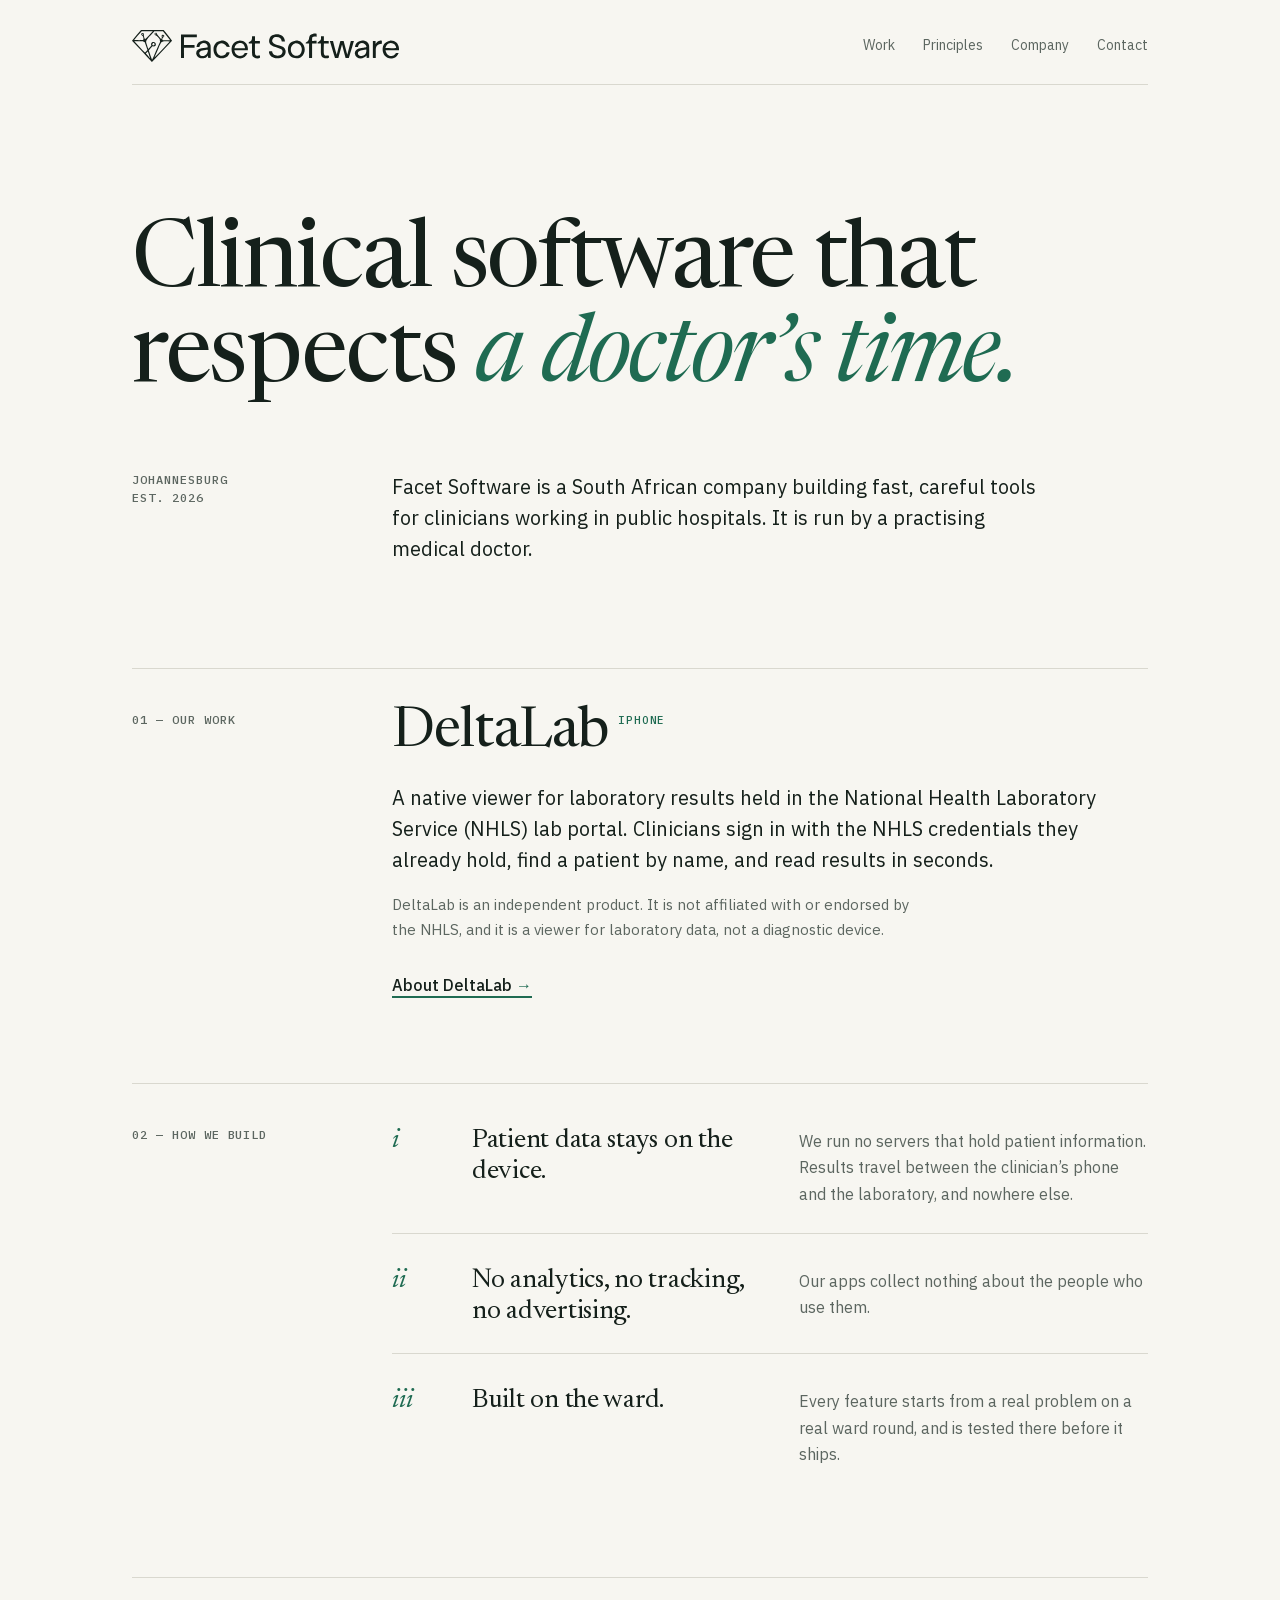
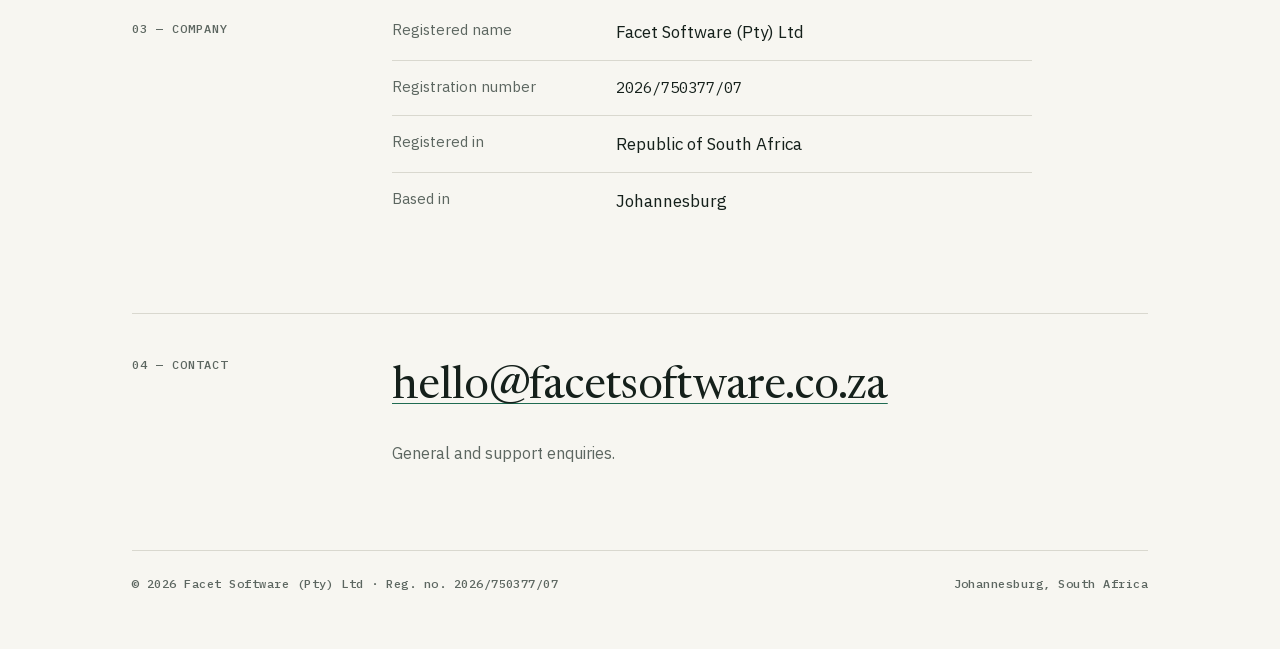
<file: index.html>
<!doctype html>
<html lang="en">
<head>
  <meta charset="utf-8">
  <meta name="viewport" content="width=device-width, initial-scale=1">
  <title>Facet Software</title>
  <meta name="description" content="Facet Software (Pty) Ltd is a South African software company building clinical tools for hospital doctors. Maker of DeltaLab.">
  <link rel="canonical" href="https://facetsoftware.co.za/">
  <meta property="og:title" content="Facet Software">
  <meta property="og:description" content="Clinical software for hospital doctors. Maker of DeltaLab.">
  <meta property="og:url" content="https://facetsoftware.co.za/">
  <meta property="og:type" content="website">
  <meta property="og:image" content="https://facetsoftware.co.za/img/og-company.png">
  <meta property="og:image:width" content="1200">
  <meta property="og:image:height" content="630">
  <meta property="og:image:alt" content="Facet Software — clinical software that respects a doctor’s time.">
  <meta property="og:site_name" content="Facet Software">
  <meta name="twitter:card" content="summary_large_image">
  <meta name="theme-color" content="#F7F6F1" media="(prefers-color-scheme: light)">
  <meta name="theme-color" content="#101512" media="(prefers-color-scheme: dark)">
  <link rel="icon" href="/favicon.svg" type="image/svg+xml">
  <link rel="apple-touch-icon" href="/apple-touch-icon.png">
  <link rel="preload" href="/fonts/newsreader-roman-var.woff2" as="font" type="font/woff2" crossorigin>
  <link rel="preload" href="/fonts/plex-sans-var.woff2" as="font" type="font/woff2" crossorigin>
  <link rel="stylesheet" href="/site.css">
</head>
<body>
  <div class="page">
    <header>
      <a class="wordmark" href="/"><img src="/img/facet-logo.svg" width="267" height="32" alt="Facet Software"></a>
      <nav aria-label="Sections">
        <a href="#work">Work</a>
        <a href="#principles">Principles</a>
        <a href="#company">Company</a>
        <a href="#contact">Contact</a>
      </nav>
    </header>

    <main>
      <div class="hero">
        <h1>Clinical software that respects <em>a doctor’s time.</em></h1>
        <div class="hero-foot">
          <div class="mono">Johannesburg<br>Est. 2026</div>
          <p class="lede">Facet Software is a South African company building fast, careful tools for clinicians working in public hospitals. It is run by a practising medical doctor.</p>
        </div>
      </div>

      <section class="row" id="work" aria-labelledby="work-h">
        <div class="mono">01 — Our work</div>
        <div class="prose">
          <h2 id="work-h"><a href="/deltalab/" style="text-decoration: none">DeltaLab</a><sup>iPhone</sup></h2>
          <p class="big">A native viewer for laboratory results held in the National Health Laboratory Service (NHLS) lab portal. Clinicians sign in with the NHLS credentials they already hold, find a patient by name, and read results in seconds.</p>
          <p class="small">DeltaLab is an independent product. It is not affiliated with or endorsed by the NHLS, and it is a viewer for laboratory data, not a diagnostic device.</p>
          <div class="textlinks">
            <a class="arrow" href="/deltalab/">About DeltaLab</a>
          </div>
        </div>
      </section>

      <section class="row" id="principles" aria-labelledby="principles-h">
        <div class="mono" id="principles-h">02 — How we build</div>
        <ol class="principles">
          <li><span class="n">i</span><strong>Patient data stays on the device.</strong><span class="d">We run no servers that hold patient information. Results travel between the clinician’s phone and the laboratory, and nowhere else.</span></li>
          <li><span class="n">ii</span><strong>No analytics, no tracking, no advertising.</strong><span class="d">Our apps collect nothing about the people who use them.</span></li>
          <li><span class="n">iii</span><strong>Built on the ward.</strong><span class="d">Every feature starts from a real problem on a real ward round, and is tested there before it ships.</span></li>
        </ol>
      </section>

      <section class="row" id="company" aria-labelledby="company-h">
        <div class="mono" id="company-h">03 — Company</div>
        <dl class="facts">
          <div><dt>Registered name</dt><dd>Facet Software (Pty) Ltd</dd></div>
          <div><dt>Registration number</dt><dd class="num">2026/750377/07</dd></div>
          <div><dt>Registered in</dt><dd>Republic of South Africa</dd></div>
          <div><dt>Based in</dt><dd>Johannesburg</dd></div>
        </dl>
      </section>

      <section class="row contact" id="contact" aria-labelledby="contact-h">
        <div class="mono" id="contact-h">04 — Contact</div>
        <div>
          <a class="email" href="mailto:hello@facetsoftware.co.za">hello@facetsoftware.co.za</a>
          <p>General and support enquiries.</p>
        </div>
      </section>
    </main>

    <footer>
      <span class="mono">© 2026 Facet Software (Pty) Ltd · Reg. no. 2026/750377/07</span>
      <span class="mono">Johannesburg, South Africa</span>
    </footer>
  </div>
</body>
</html>
</file>
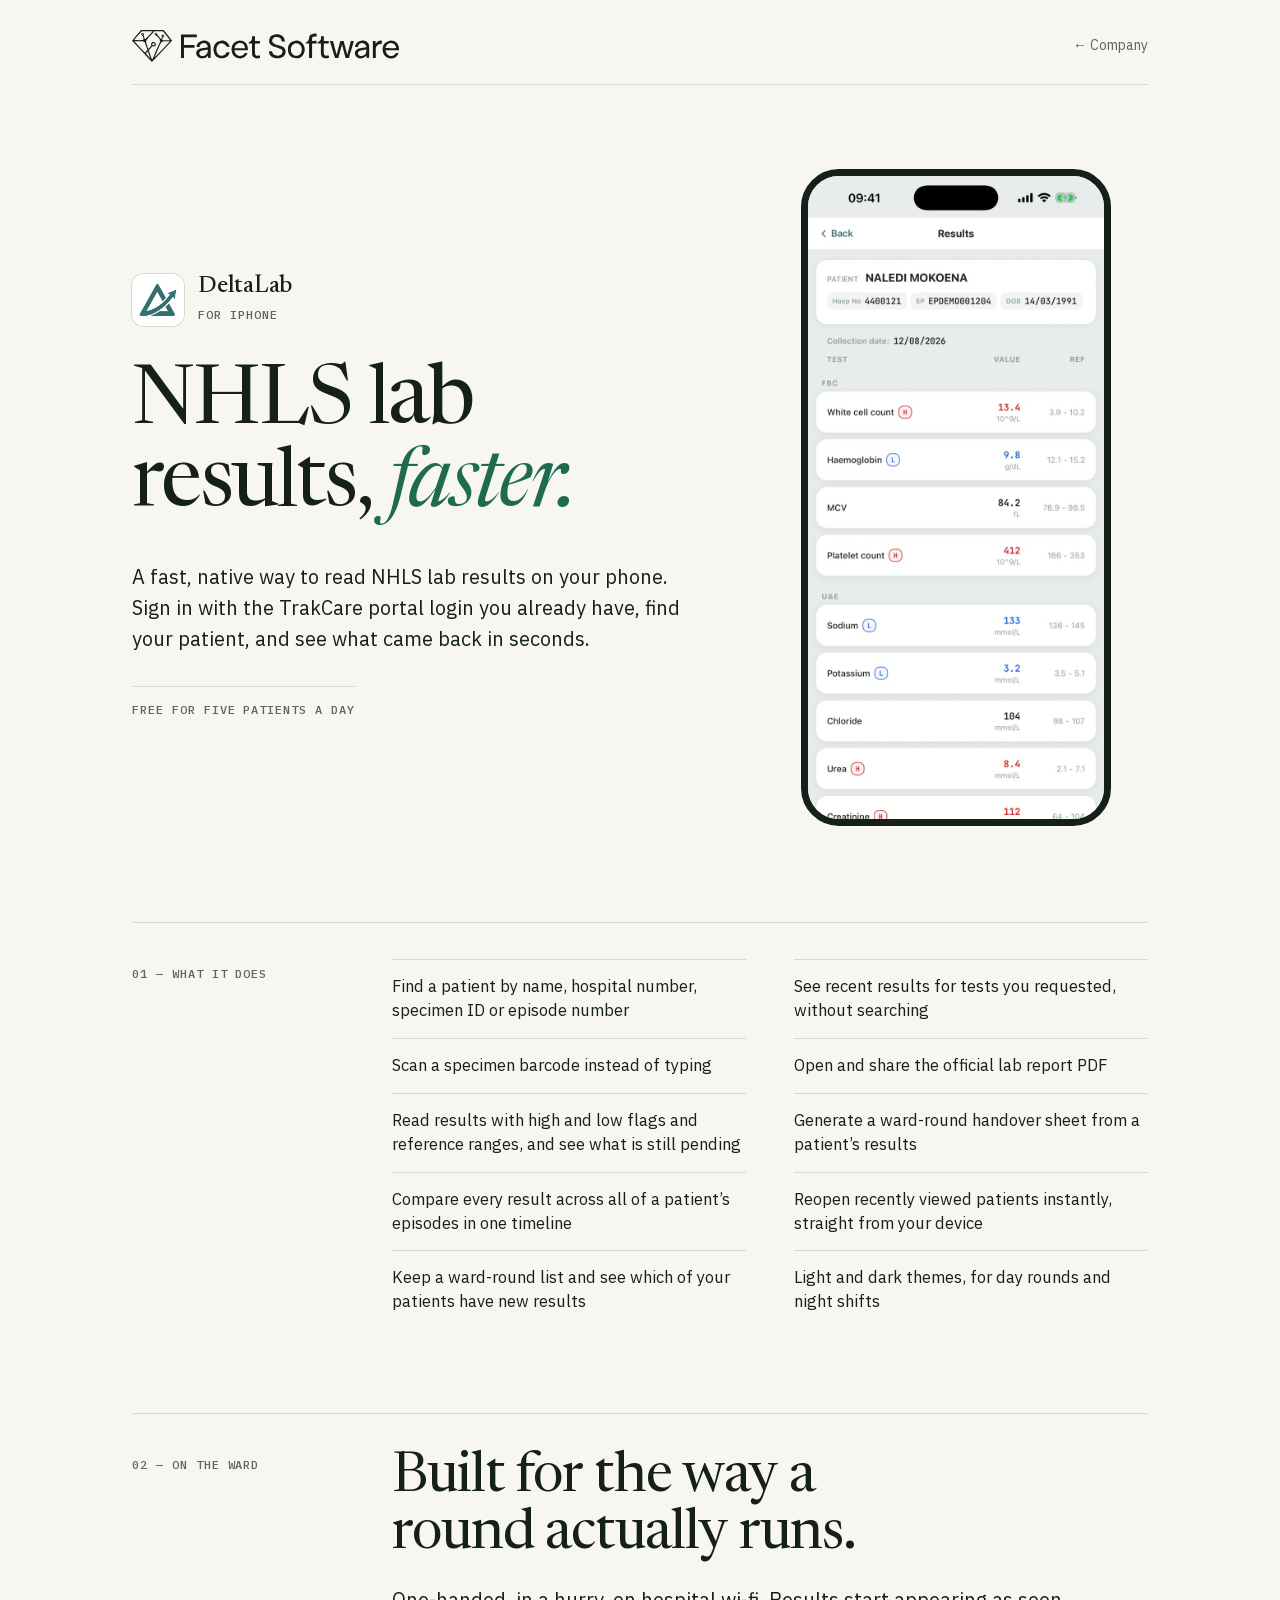
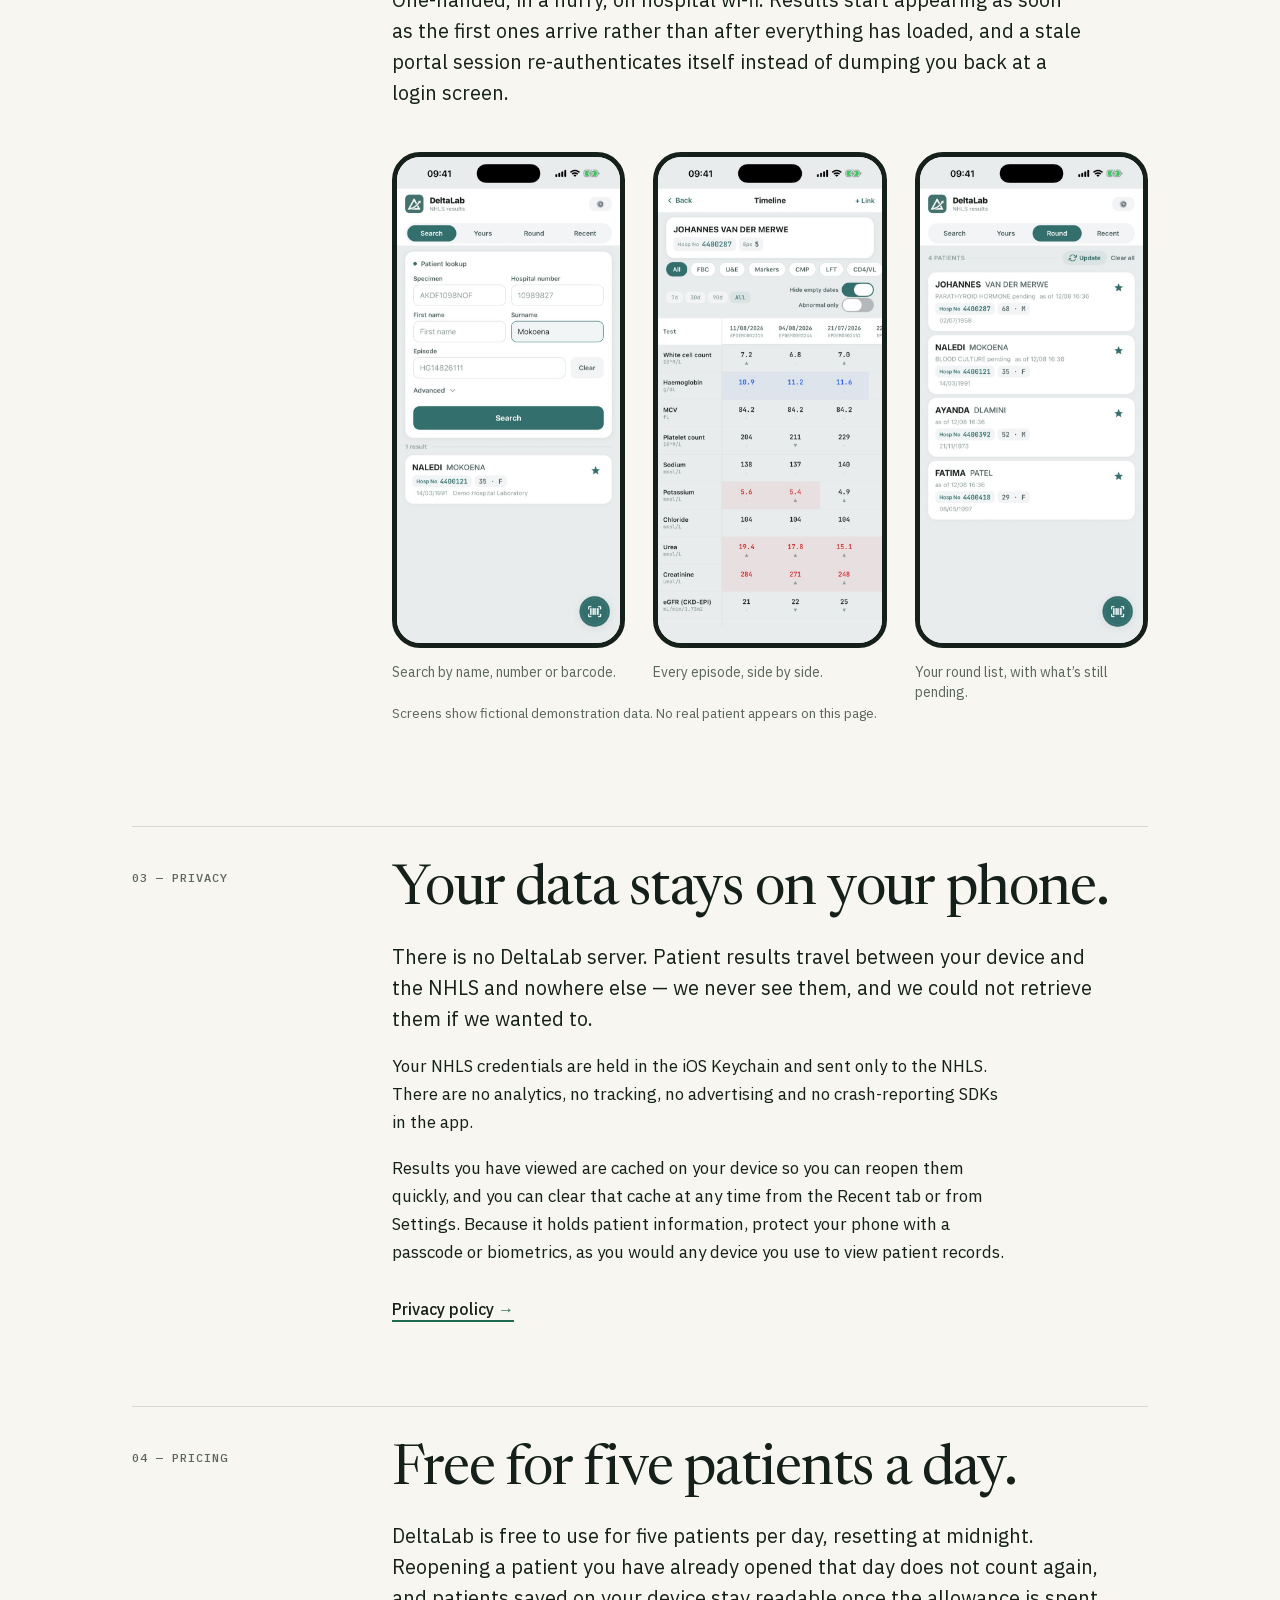
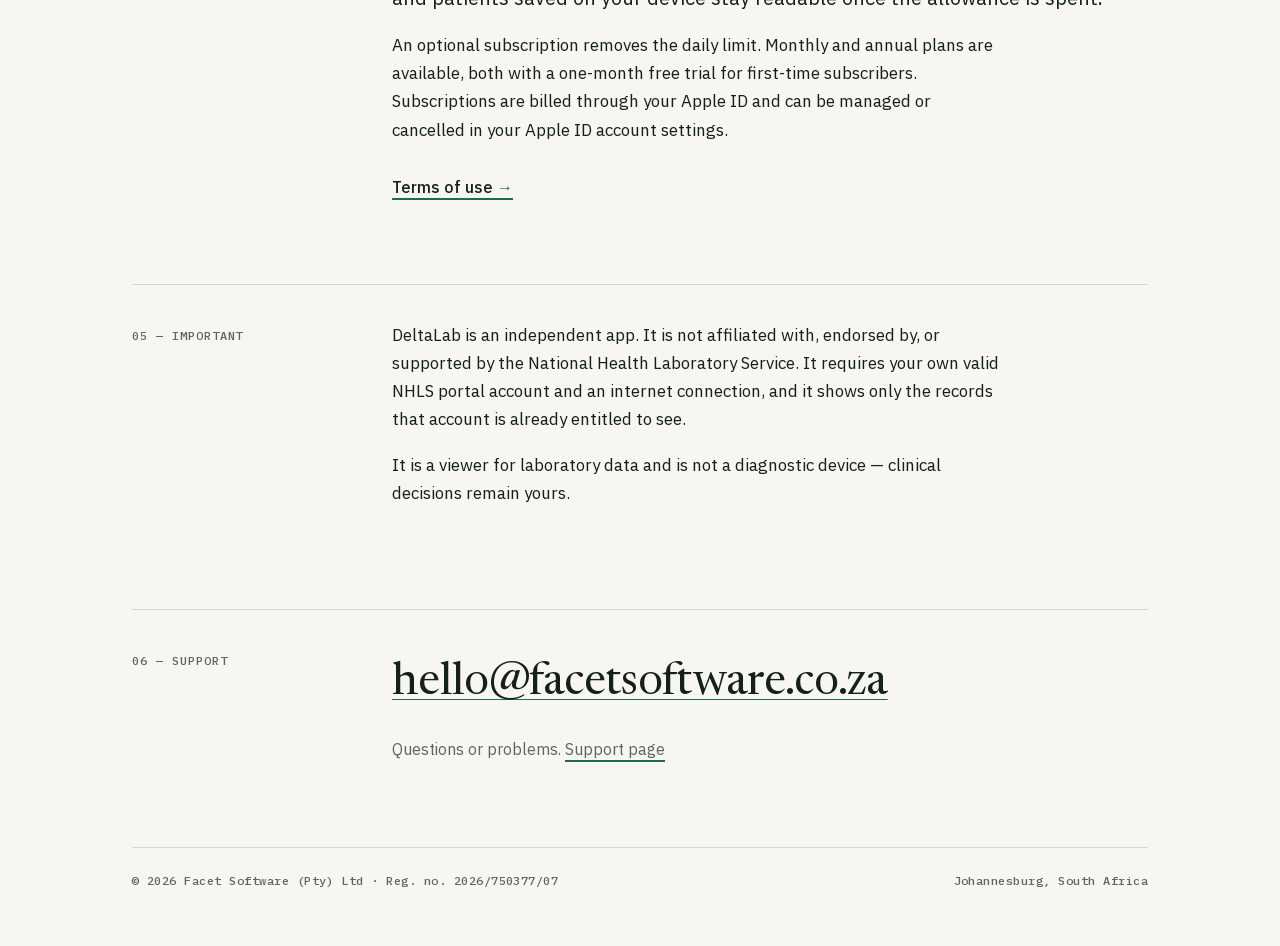
<file: deltalab/index.html>
<!doctype html>
<html lang="en">
<head>
  <meta charset="utf-8">
  <meta name="viewport" content="width=device-width, initial-scale=1">
  <title>DeltaLab — Facet Software</title>
  <meta name="description" content="DeltaLab is a fast, native way for clinicians to read NHLS lab results on iPhone, using the portal login they already have. Made by Facet Software.">
  <link rel="canonical" href="https://facetsoftware.co.za/deltalab/">
  <meta property="og:title" content="DeltaLab — NHLS lab results, faster">
  <meta property="og:description" content="Search, open and compare NHLS lab results in seconds, on your phone, using your own portal login.">
  <meta property="og:url" content="https://facetsoftware.co.za/deltalab/">
  <meta property="og:type" content="website">
  <meta property="og:image" content="https://facetsoftware.co.za/img/og-deltalab.png">
  <meta property="og:image:width" content="1200">
  <meta property="og:image:height" content="630">
  <meta property="og:image:alt" content="DeltaLab for iPhone — NHLS lab results, faster. A results screen with high and low values flagged.">
  <meta property="og:site_name" content="Facet Software">
  <meta name="twitter:card" content="summary_large_image">
  <meta name="theme-color" content="#F7F6F1" media="(prefers-color-scheme: light)">
  <meta name="theme-color" content="#101512" media="(prefers-color-scheme: dark)">
  <link rel="icon" href="/favicon.svg" type="image/svg+xml">
  <link rel="apple-touch-icon" href="/apple-touch-icon.png">
  <link rel="preload" href="/fonts/newsreader-roman-var.woff2" as="font" type="font/woff2" crossorigin>
  <link rel="preload" href="/fonts/plex-sans-var.woff2" as="font" type="font/woff2" crossorigin>
  <link rel="stylesheet" href="/site.css">
</head>
<body>
  <div class="page">
    <header>
      <a class="wordmark" href="/"><img src="/img/facet-logo.svg" width="267" height="32" alt="Facet Software"></a>
      <nav class="keep" aria-label="Site">
        <a class="back" href="/">Company</a>
      </nav>
    </header>

    <main>
      <div class="product-hero">
        <div>
          <div class="appline">
            <img src="/img/deltalab-icon.png" width="52" height="52" alt="">
            <div><strong>DeltaLab</strong><span class="mono">For iPhone</span></div>
          </div>
          <h1>NHLS lab results, <em>faster.</em></h1>
          <p class="lede">A fast, native way to read NHLS lab results on your phone. Sign in with the TrakCare portal login you already have, find your patient, and see what came back in seconds.</p>
          <span class="mono status">Free for five patients a day</span>
        </div>
        <figure class="device">
          <img src="/img/deltalab-results.jpg" width="720" height="1564" alt="DeltaLab results screen: a full blood count and U&amp;E with high and low values flagged in red and blue beside their reference ranges.">
        </figure>
      </div>

      <section class="row" aria-labelledby="does-h">
        <div class="mono" id="does-h">01 — What it does</div>
        <div>
          <ul class="features">
            <li>Find a patient by name, hospital number, specimen ID or episode number</li>
            <li>Scan a specimen barcode instead of typing</li>
            <li>Read results with high and low flags and reference ranges, and see what is still pending</li>
            <li>Compare every result across all of a patient’s episodes in one timeline</li>
            <li>Keep a ward-round list and see which of your patients have new results</li>
            <li>See recent results for tests you requested, without searching</li>
            <li>Open and share the official lab report PDF</li>
            <li>Generate a ward-round handover sheet from a patient’s results</li>
            <li>Reopen recently viewed patients instantly, straight from your device</li>
            <li>Light and dark themes, for day rounds and night shifts</li>
          </ul>
        </div>
      </section>

      <section class="row" aria-labelledby="ward-h">
        <div class="mono">02 — On the ward</div>
        <div class="prose">
          <h2 id="ward-h">Built for the way a round actually runs.</h2>
          <p class="big">One-handed, in a hurry, on hospital wi-fi. Results start appearing as soon as the first ones arrive rather than after everything has loaded, and a stale portal session re-authenticates itself instead of dumping you back at a login screen.</p>
          <div class="shots">
            <figure class="device">
              <img src="/img/deltalab-search.jpg" width="720" height="1564" loading="lazy" alt="DeltaLab search screen with fields for specimen, hospital number, name and episode, and one matching patient.">
              <figcaption>Search by name, number or barcode.</figcaption>
            </figure>
            <figure class="device">
              <img src="/img/deltalab-timeline.jpg" width="720" height="1564" loading="lazy" alt="DeltaLab timeline: a table of tests against collection dates, with abnormal values highlighted across episodes.">
              <figcaption>Every episode, side by side.</figcaption>
            </figure>
            <figure class="device">
              <img src="/img/deltalab-round.jpg" width="720" height="1564" loading="lazy" alt="DeltaLab round list: four patients, two showing tests still pending.">
              <figcaption>Your round list, with what’s still pending.</figcaption>
            </figure>
          </div>
          <p class="fine">Screens show fictional demonstration data. No real patient appears on this page.</p>
        </div>
      </section>

      <section class="row" aria-labelledby="privacy-h">
        <div class="mono">03 — Privacy</div>
        <div class="prose">
          <h2 id="privacy-h">Your data stays on your phone.</h2>
          <p class="big">There is no DeltaLab server. Patient results travel between your device and the NHLS and nowhere else — we never see them, and we could not retrieve them if we wanted to.</p>
          <p>Your NHLS credentials are held in the iOS Keychain and sent only to the NHLS. There are no analytics, no tracking, no advertising and no crash-reporting SDKs in the app.</p>
          <p>Results you have viewed are cached on your device so you can reopen them quickly, and you can clear that cache at any time from the Recent tab or from Settings. Because it holds patient information, protect your phone with a passcode or biometrics, as you would any device you use to view patient records.</p>
          <div class="textlinks">
            <a class="arrow" href="/deltalab/privacy/">Privacy policy</a>
          </div>
        </div>
      </section>

      <section class="row" aria-labelledby="price-h">
        <div class="mono">04 — Pricing</div>
        <div class="prose">
          <h2 id="price-h">Free for five patients a day.</h2>
          <p class="big">DeltaLab is free to use for five patients per day, resetting at midnight. Reopening a patient you have already opened that day does not count again, and patients saved on your device stay readable once the allowance is spent.</p>
          <p>An optional subscription removes the daily limit. Monthly and annual plans are available, both with a one-month free trial for first-time subscribers. Subscriptions are billed through your Apple ID and can be managed or cancelled in your Apple ID account settings.</p>
          <div class="textlinks">
            <a class="arrow" href="https://www.apple.com/legal/internet-services/itunes/dev/stdeula/">Terms of use</a>
          </div>
        </div>
      </section>

      <section class="row" aria-labelledby="important-h">
        <div class="mono" id="important-h">05 — Important</div>
        <div class="prose">
          <p>DeltaLab is an independent app. It is not affiliated with, endorsed by, or supported by the National Health Laboratory Service. It requires your own valid NHLS portal account and an internet connection, and it shows only the records that account is already entitled to see.</p>
          <p>It is a viewer for laboratory data and is not a diagnostic device — clinical decisions remain yours.</p>
        </div>
      </section>

      <section class="row contact" aria-labelledby="support-h">
        <div class="mono" id="support-h">06 — Support</div>
        <div>
          <a class="email" href="mailto:hello@facetsoftware.co.za">hello@facetsoftware.co.za</a>
          <p>Questions or problems. <a href="/deltalab/support/">Support page</a></p>
        </div>
      </section>
    </main>

    <footer>
      <span class="mono">© 2026 Facet Software (Pty) Ltd · Reg. no. 2026/750377/07</span>
      <span class="mono">Johannesburg, South Africa</span>
    </footer>
  </div>
</body>
</html>
</file>
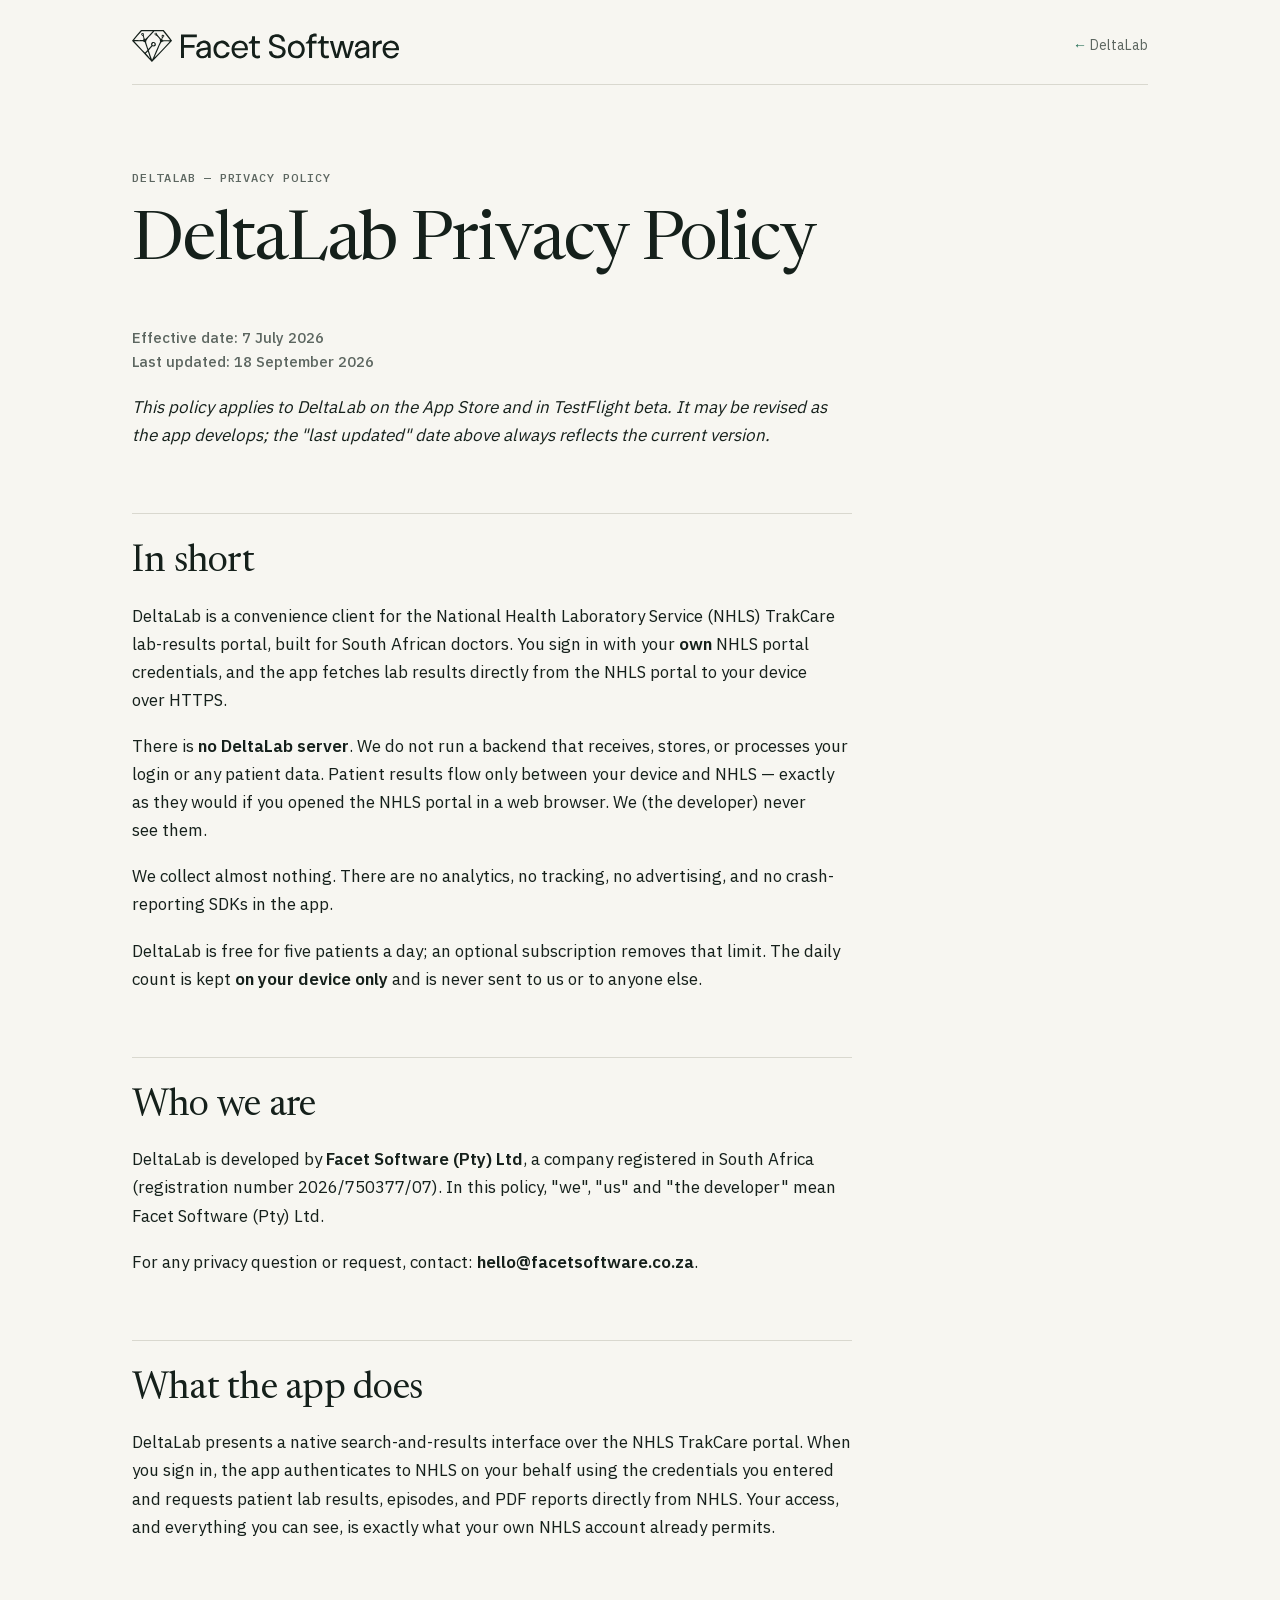
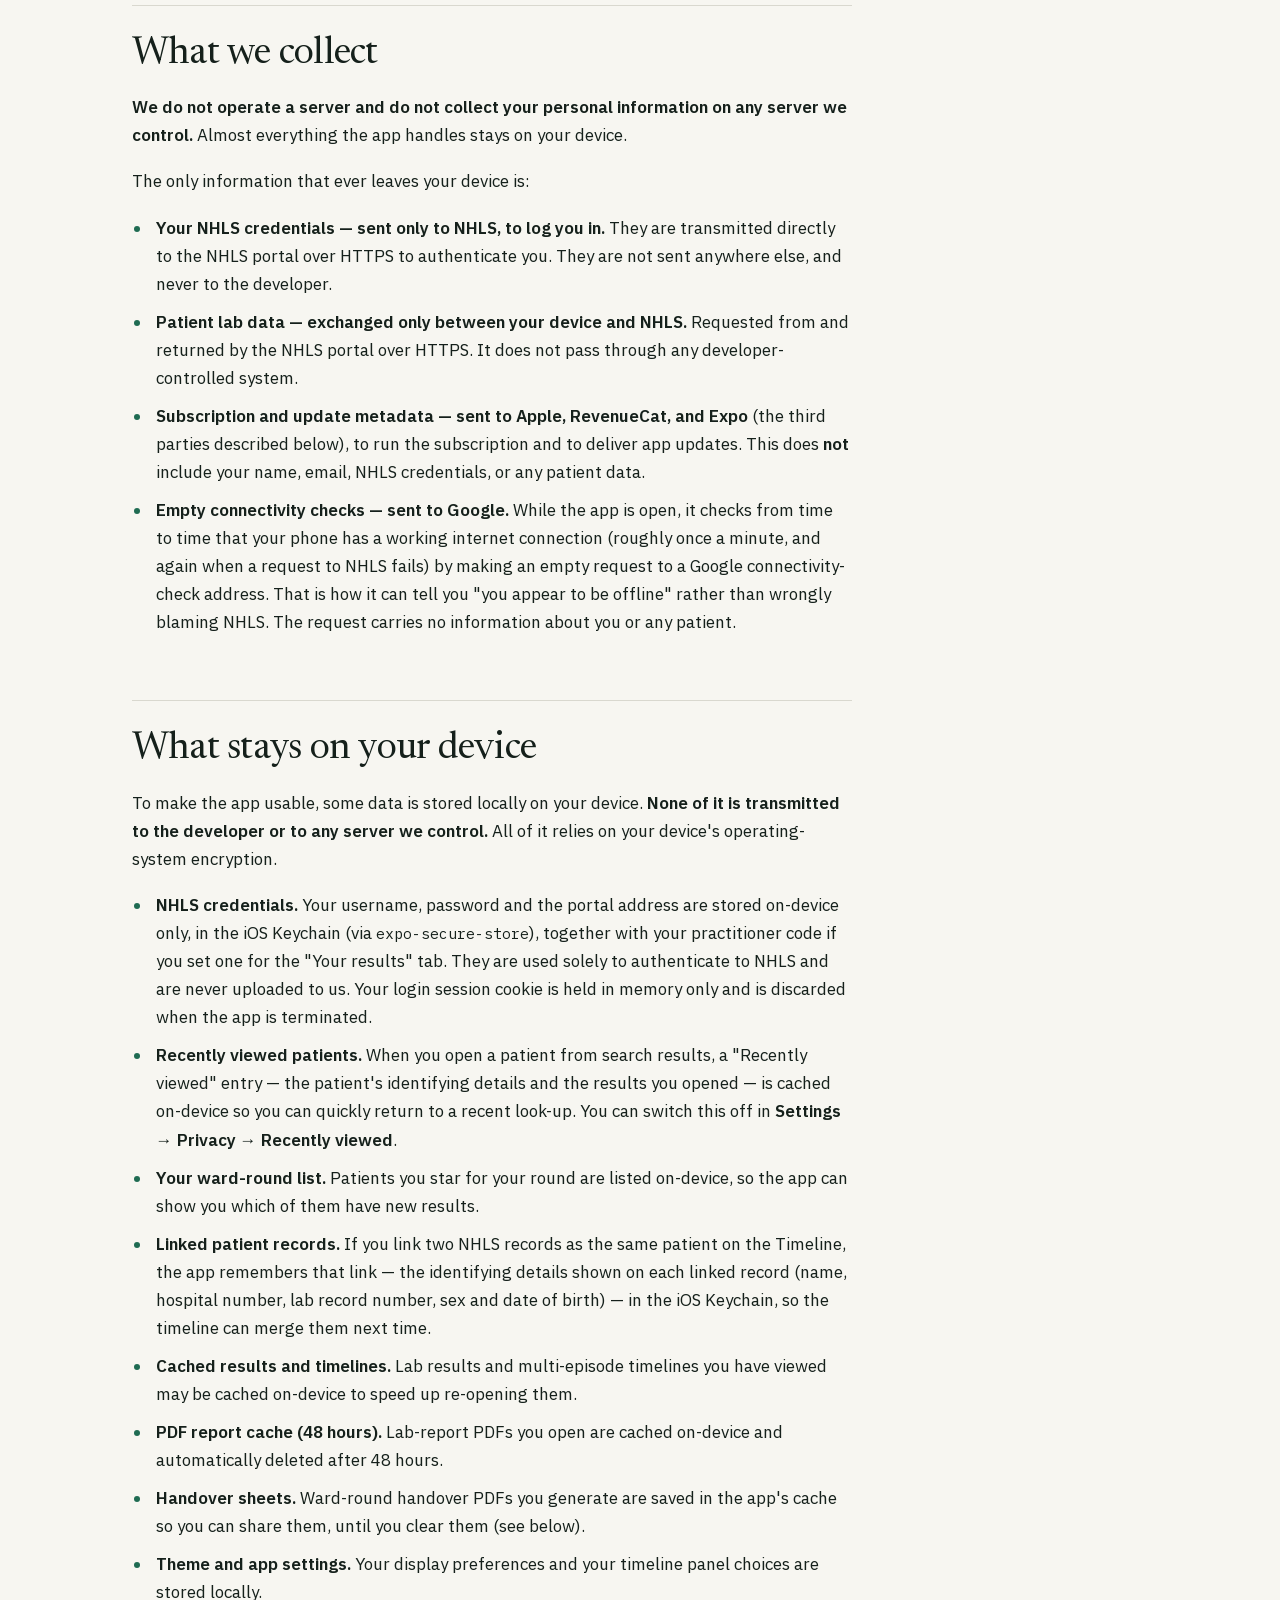
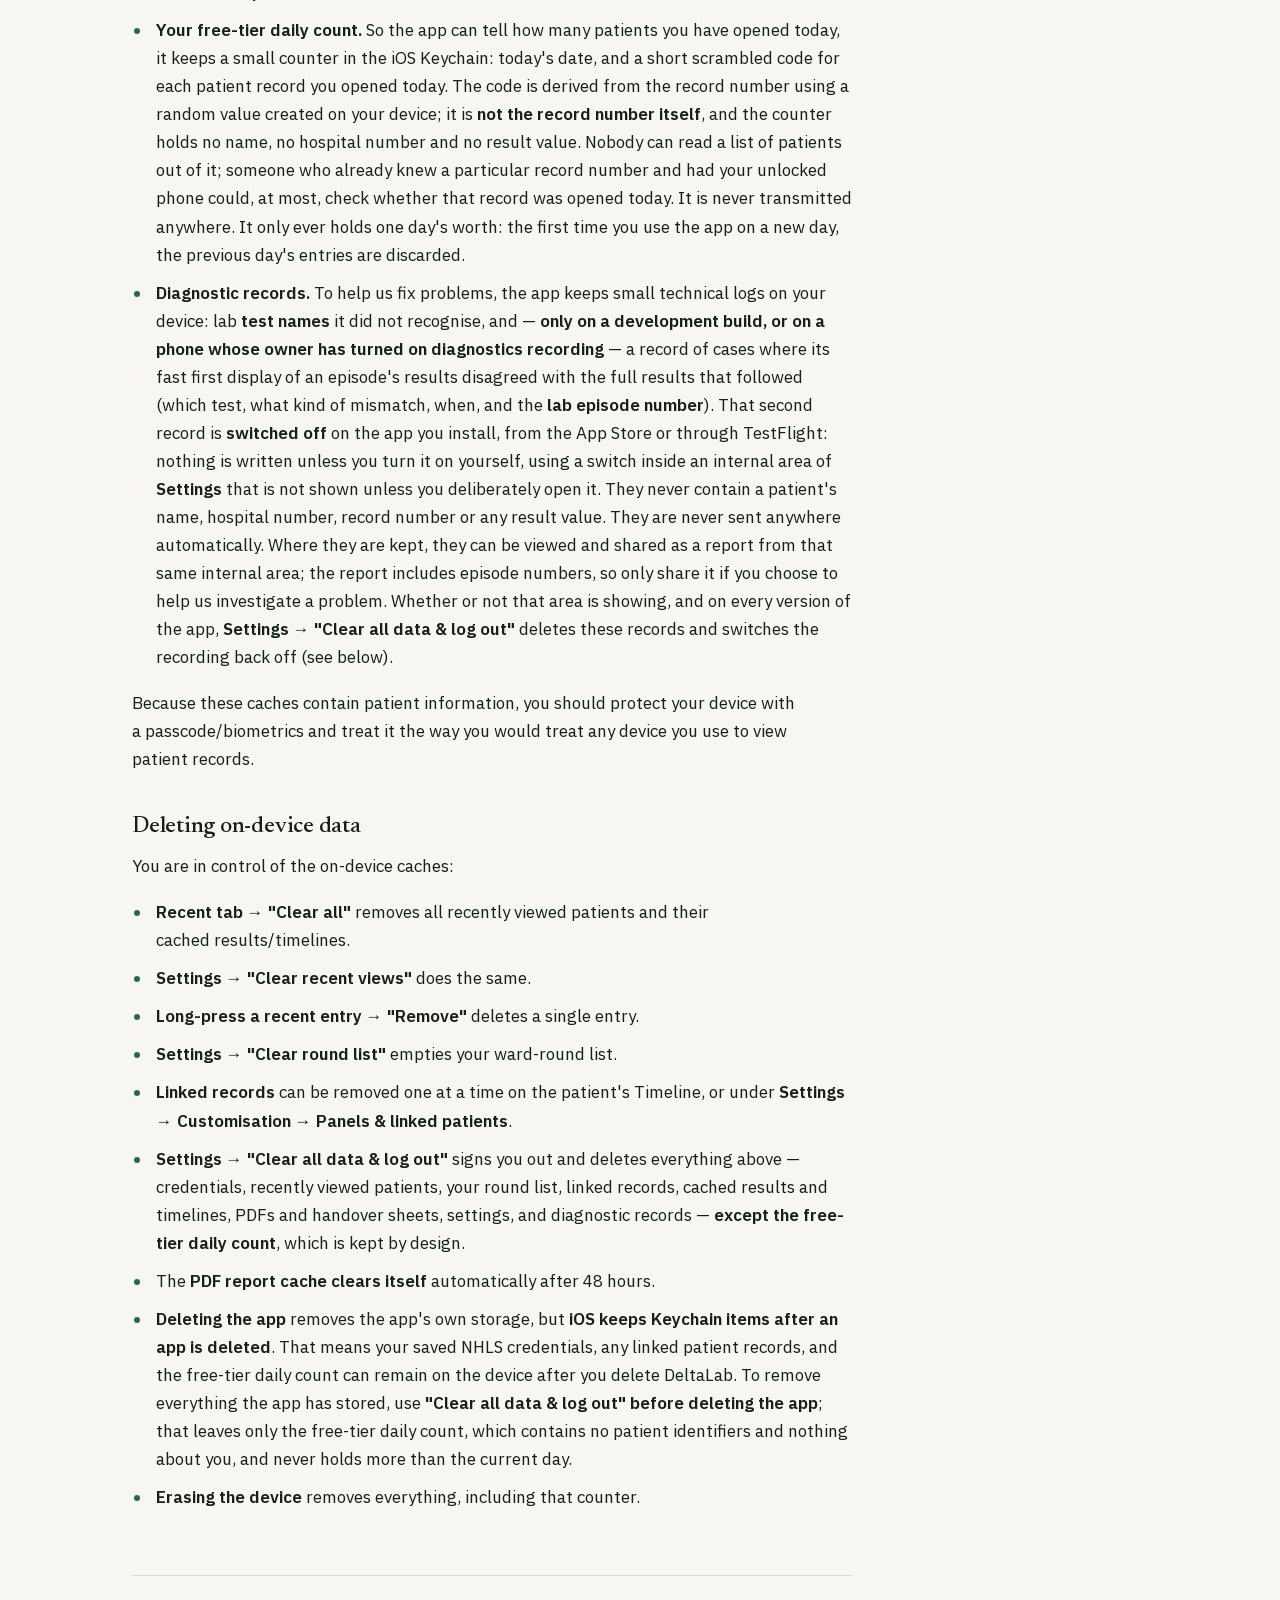
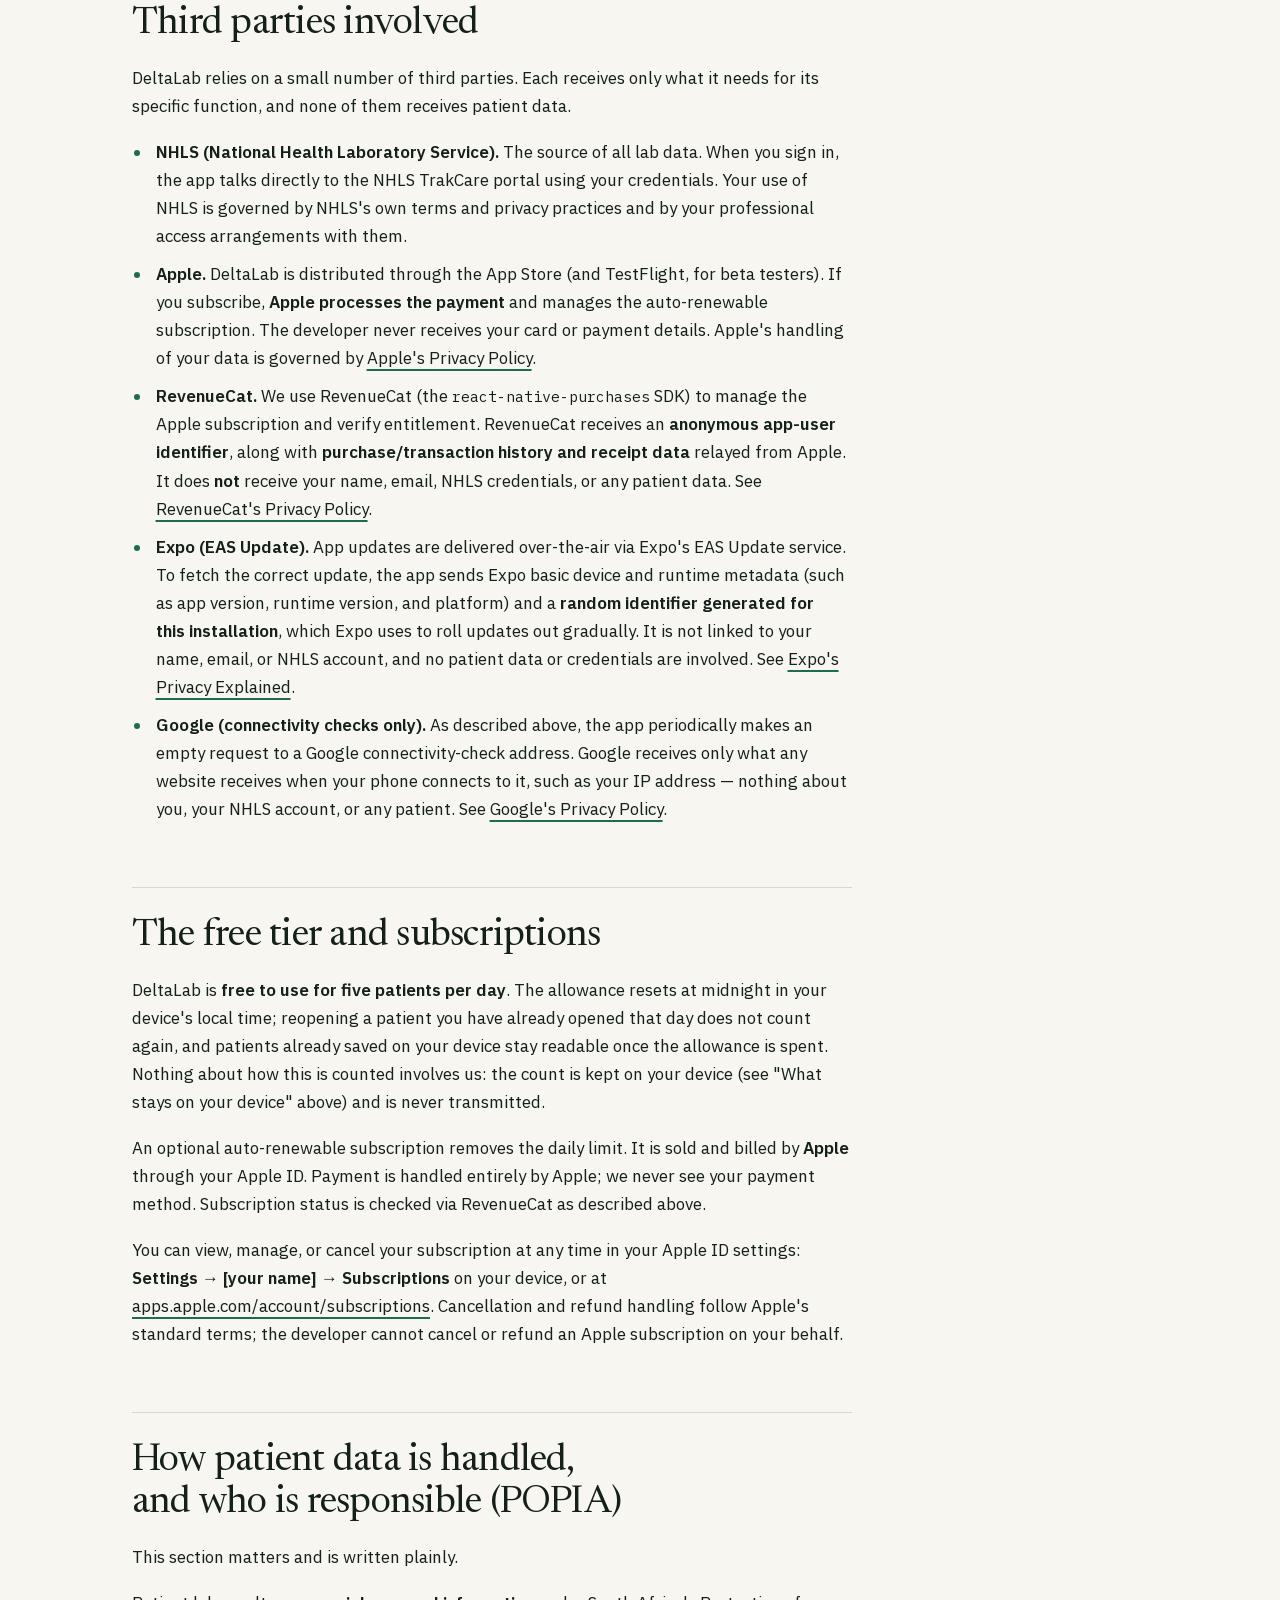
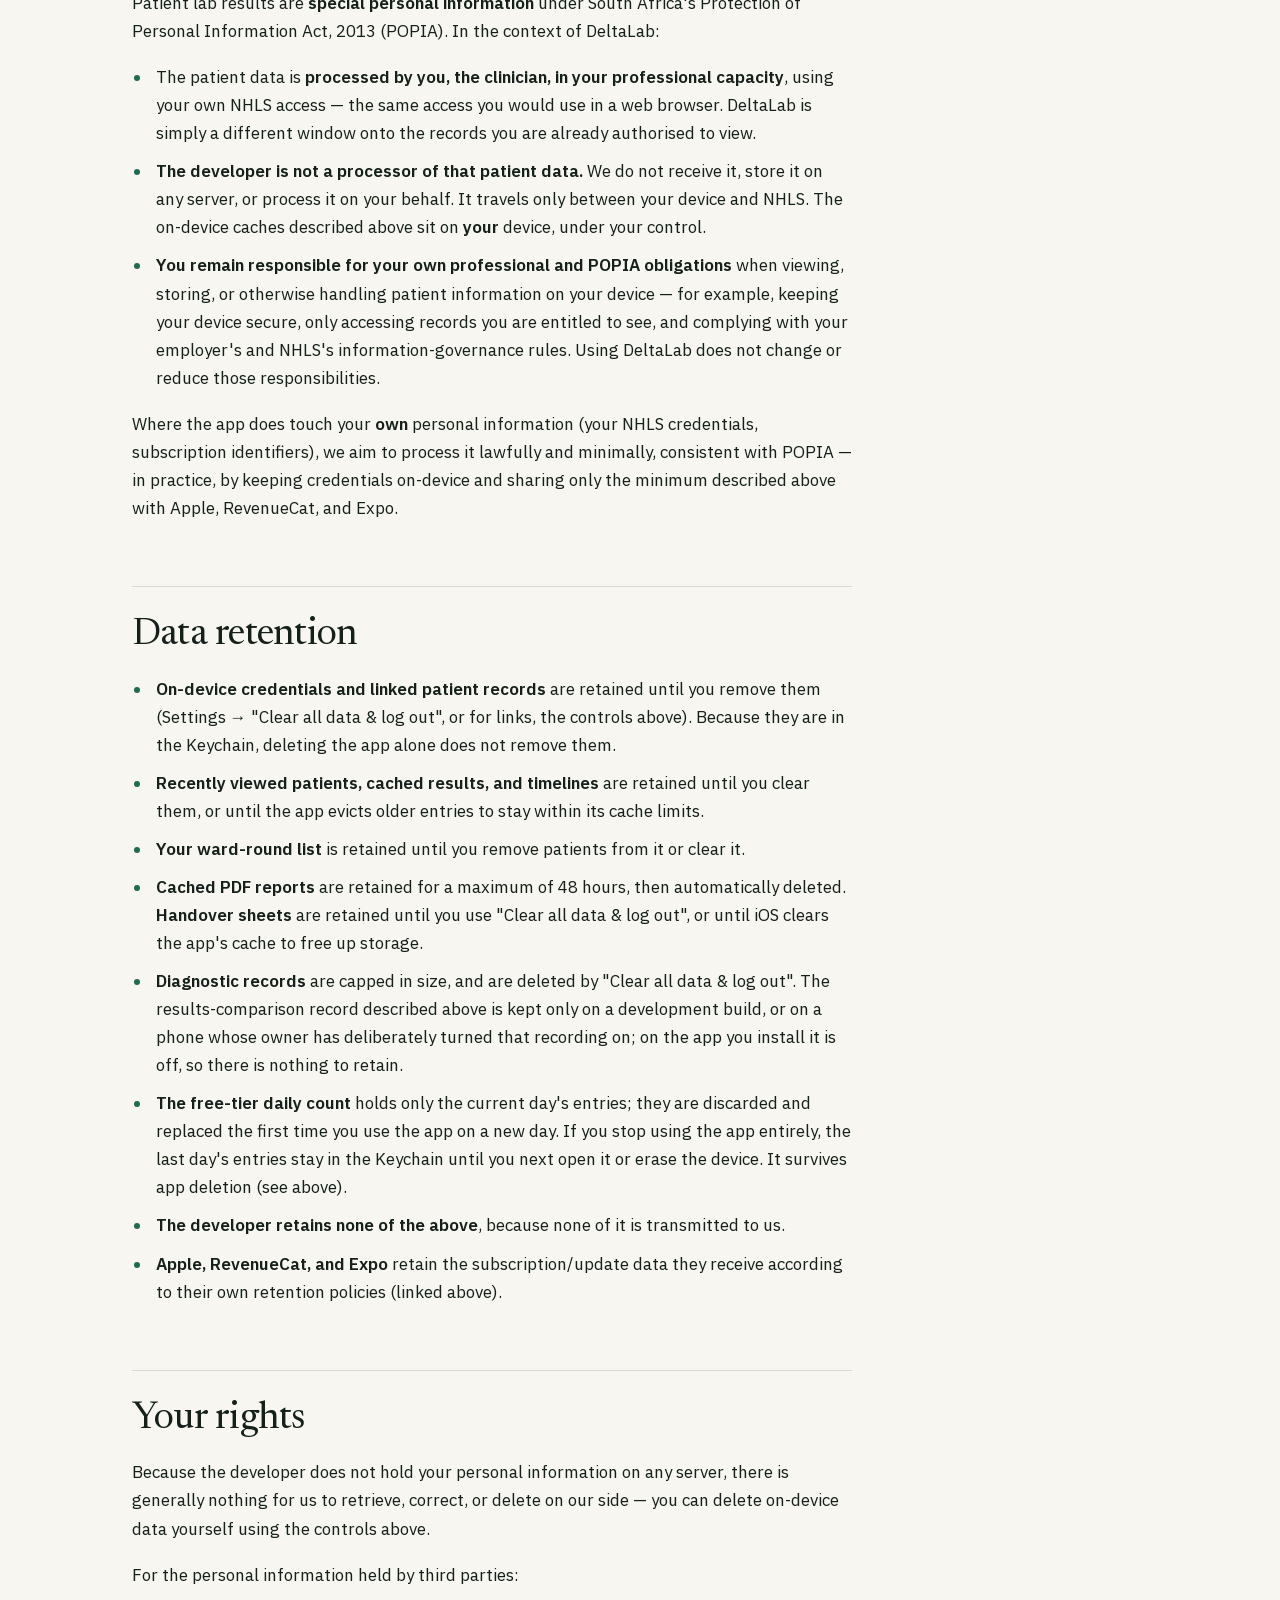
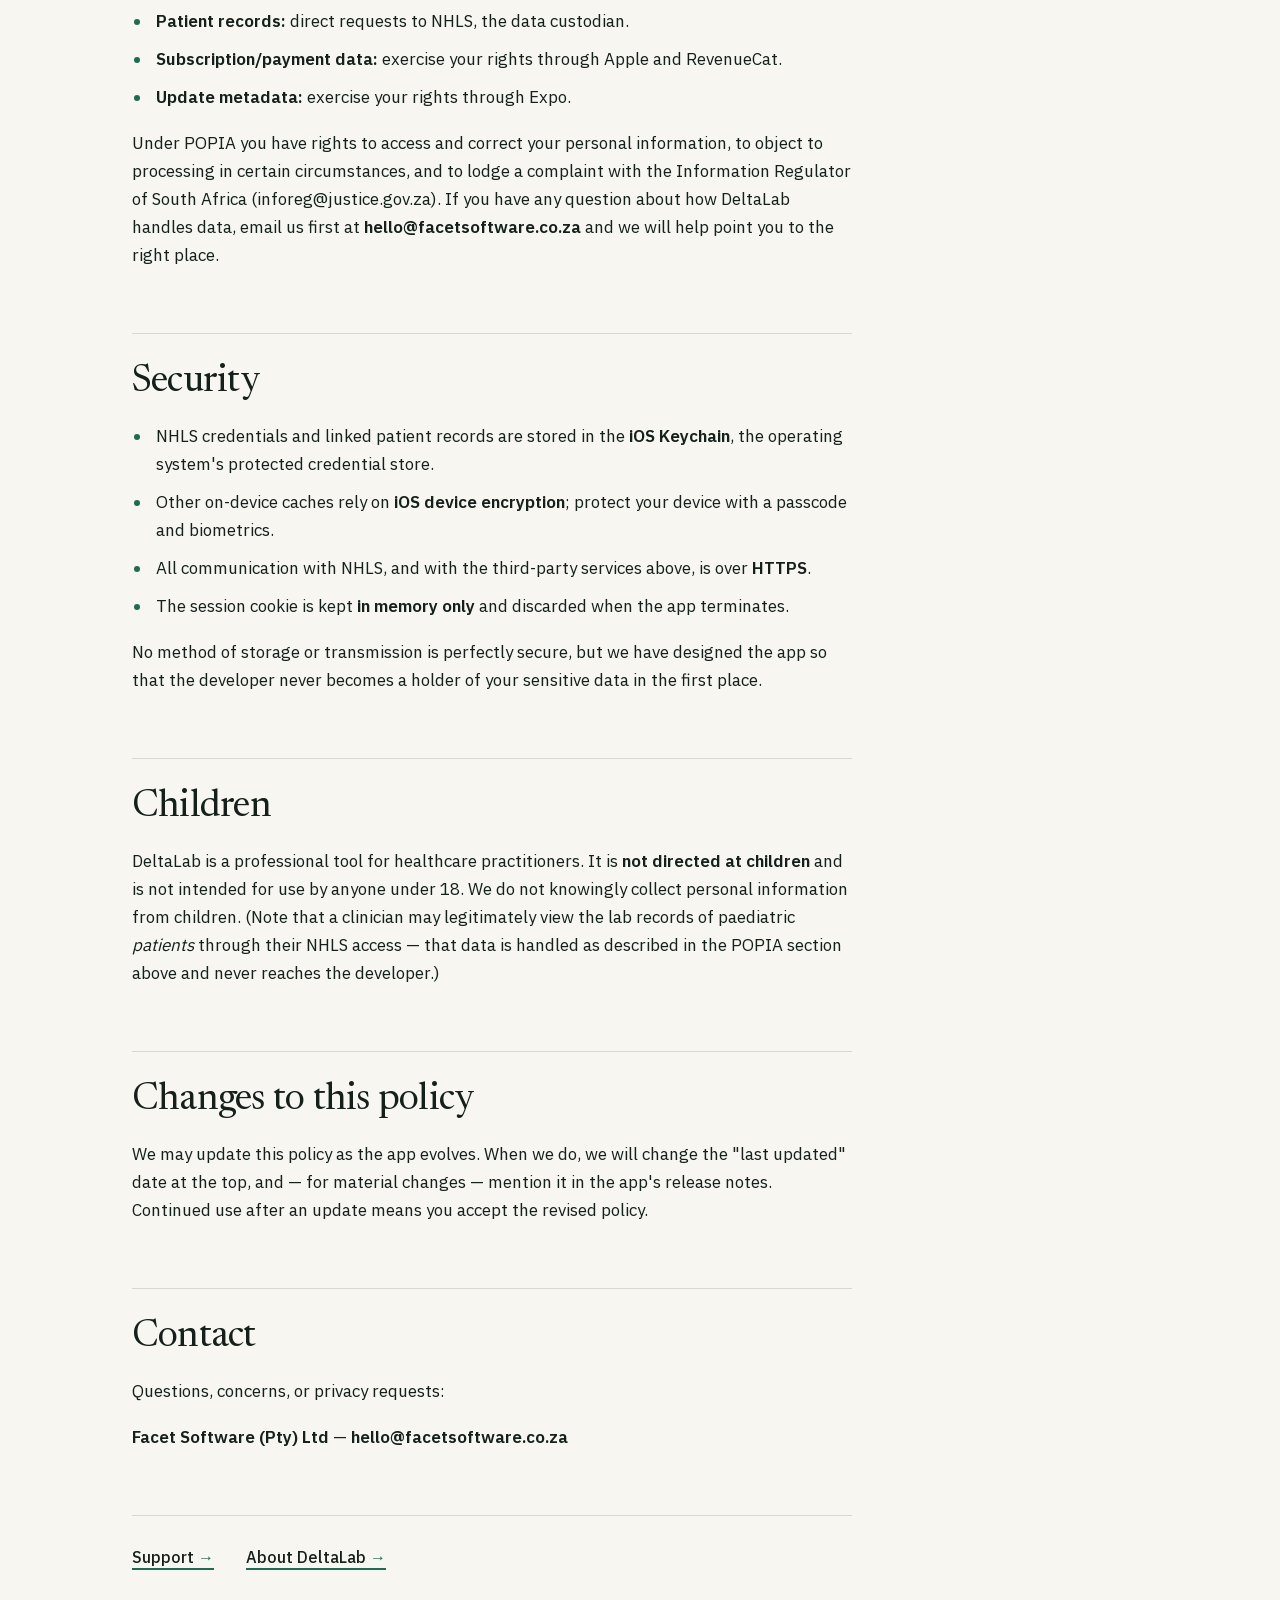
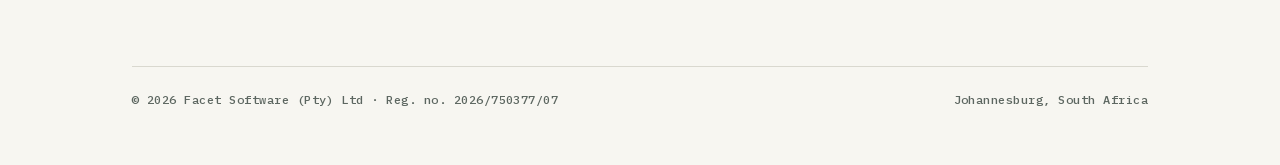
<file: deltalab/privacy/index.html>
<!doctype html>
<!-- GENERATED by scripts/build-legal.mjs from the Lab repo's docs/privacy-policy/index.md — do not edit by hand. -->
<html lang="en">
<head>
  <meta charset="utf-8">
  <meta name="viewport" content="width=device-width, initial-scale=1">
  <title>DeltaLab Privacy Policy — Facet Software</title>
  <meta name="description" content="What DeltaLab does and does not collect. There is no DeltaLab server: patient data travels only between your device and the NHLS.">
  <link rel="canonical" href="https://facetsoftware.co.za/deltalab/privacy/">
  <meta property="og:title" content="DeltaLab Privacy Policy">
  <meta property="og:description" content="What DeltaLab does and does not collect. There is no DeltaLab server: patient data travels only between your device and the NHLS.">
  <meta property="og:url" content="https://facetsoftware.co.za/deltalab/privacy/">
  <meta property="og:type" content="article">
  <meta property="og:image" content="https://facetsoftware.co.za/img/og-deltalab.png">
  <meta property="og:image:width" content="1200">
  <meta property="og:image:height" content="630">
  <meta property="og:image:alt" content="DeltaLab for iPhone — NHLS lab results, faster. A results screen with high and low values flagged.">
  <meta property="og:site_name" content="Facet Software">
  <meta name="twitter:card" content="summary_large_image">
  <meta name="theme-color" content="#F7F6F1" media="(prefers-color-scheme: light)">
  <meta name="theme-color" content="#101512" media="(prefers-color-scheme: dark)">
  <link rel="icon" href="/favicon.svg" type="image/svg+xml">
  <link rel="apple-touch-icon" href="/apple-touch-icon.png">
  <link rel="preload" href="/fonts/newsreader-roman-var.woff2" as="font" type="font/woff2" crossorigin>
  <link rel="preload" href="/fonts/plex-sans-var.woff2" as="font" type="font/woff2" crossorigin>
  <link rel="stylesheet" href="/site.css">
</head>
<body>
  <div class="page">
    <header>
      <a class="wordmark" href="/"><img src="/img/facet-logo.svg" width="267" height="32" alt="Facet Software"></a>
      <nav class="keep" aria-label="Site">
        <a class="back" href="/deltalab/">DeltaLab</a>
      </nav>
    </header>

    <main>
      <article class="doc">
        <div class="mono">DeltaLab — Privacy policy</div>
        <h1>DeltaLab Privacy Policy</h1>
        <div class="doc-body">
          <p><strong>Effective date: 7 July 2026</strong><br><strong>Last updated: 18 September 2026</strong></p>
          <p><em>This policy applies to DeltaLab on the App Store and in TestFlight beta. It may be revised as the app develops; the &quot;last updated&quot; date above always reflects the current version.</em></p>
          <h2 id="in-short">In short</h2>
          <p>DeltaLab is a convenience client for the National Health Laboratory Service (NHLS) TrakCare lab-results portal, built for South African doctors. You sign in with your <strong>own</strong> NHLS portal credentials, and the app fetches lab results directly from the NHLS portal to your device over HTTPS.</p>
          <p>There is <strong>no DeltaLab server</strong>. We do not run a backend that receives, stores, or processes your login or any patient data. Patient results flow only between your device and NHLS — exactly as they would if you opened the NHLS portal in a web browser. We (the developer) never see them.</p>
          <p>We collect almost nothing. There are no analytics, no tracking, no advertising, and no crash-reporting SDKs in the app.</p>
          <p>DeltaLab is free for five patients a day; an optional subscription removes that limit. The daily count is kept <strong>on your device only</strong> and is never sent to us or to anyone else.</p>
          <h2 id="who-we-are">Who we are</h2>
          <p>DeltaLab is developed by <strong>Facet Software (Pty) Ltd</strong>, a company registered in South Africa (registration number 2026/750377/07). In this policy, &quot;we&quot;, &quot;us&quot; and &quot;the developer&quot; mean Facet Software (Pty) Ltd.</p>
          <p>For any privacy question or request, contact: <strong>hello@facetsoftware.co.za</strong>.</p>
          <h2 id="what-the-app-does">What the app does</h2>
          <p>DeltaLab presents a native search-and-results interface over the NHLS TrakCare portal. When you sign in, the app authenticates to NHLS on your behalf using the credentials you entered and requests patient lab results, episodes, and PDF reports directly from NHLS. Your access, and everything you can see, is exactly what your own NHLS account already permits.</p>
          <h2 id="what-we-collect">What we collect</h2>
          <p><strong>We do not operate a server and do not collect your personal information on any server we control.</strong> Almost everything the app handles stays on your device.</p>
          <p>The only information that ever leaves your device is:</p>
          <ul>
            <li><strong>Your NHLS credentials — sent only to NHLS, to log you in.</strong> They are transmitted directly to the NHLS portal over HTTPS to authenticate you. They are not sent anywhere else, and never to the developer.</li>
            <li><strong>Patient lab data — exchanged only between your device and NHLS.</strong> Requested from and returned by the NHLS portal over HTTPS. It does not pass through any developer-controlled system.</li>
            <li><strong>Subscription and update metadata — sent to Apple, RevenueCat, and Expo</strong> (the third parties described below), to run the subscription and to deliver app updates. This does <strong>not</strong> include your name, email, NHLS credentials, or any patient data.</li>
            <li><strong>Empty connectivity checks — sent to Google.</strong> While the app is open, it checks from time to time that your phone has a working internet connection (roughly once a minute, and again when a request to NHLS fails) by making an empty request to a Google connectivity-check address. That is how it can tell you &quot;you appear to be offline&quot; rather than wrongly blaming NHLS. The request carries no information about you or any patient.</li>
          </ul>
          <h2 id="what-stays-on-your-device">What stays on your device</h2>
          <p>To make the app usable, some data is stored locally on your device. <strong>None of it is transmitted to the developer or to any server we control.</strong> All of it relies on your device's operating-system encryption.</p>
          <ul>
            <li><strong>NHLS credentials.</strong> Your username, password and the portal address are stored on-device only, in the iOS Keychain (via <code>expo-secure-store</code>), together with your practitioner code if you set one for the &quot;Your results&quot; tab. They are used solely to authenticate to NHLS and are never uploaded to us. Your login session cookie is held in memory only and is discarded when the app is terminated.</li>
            <li><strong>Recently viewed patients.</strong> When you open a patient from search results, a &quot;Recently viewed&quot; entry — the patient's identifying details and the results you opened — is cached on-device so you can quickly return to a recent look-up. You can switch this off in <strong>Settings → Privacy → Recently viewed</strong>.</li>
            <li><strong>Your ward-round list.</strong> Patients you star for your round are listed on-device, so the app can show you which of them have new results.</li>
            <li><strong>Linked patient records.</strong> If you link two NHLS records as the same patient on the Timeline, the app remembers that link — the identifying details shown on each linked record (name, hospital number, lab record number, sex and date of birth) — in the iOS Keychain, so the timeline can merge them next time.</li>
            <li><strong>Cached results and timelines.</strong> Lab results and multi-episode timelines you have viewed may be cached on-device to speed up re-opening them.</li>
            <li><strong>PDF report cache (48 hours).</strong> Lab-report PDFs you open are cached on-device and automatically deleted after 48 hours.</li>
            <li><strong>Handover sheets.</strong> Ward-round handover PDFs you generate are saved in the app's cache so you can share them, until you clear them (see below).</li>
            <li><strong>Theme and app settings.</strong> Your display preferences and your timeline panel choices are stored locally.</li>
            <li><strong>Your free-tier daily count.</strong> So the app can tell how many patients you have opened today, it keeps a small counter in the iOS Keychain: today's date, and a short scrambled code for each patient record you opened today. The code is derived from the record number using a random value created on your device; it is <strong>not the record number itself</strong>, and the counter holds no name, no hospital number and no result value. Nobody can read a list of patients out of it; someone who already knew a particular record number and had your unlocked phone could, at most, check whether that record was opened today. It is never transmitted anywhere. It only ever holds one day's worth: the first time you use the app on a new day, the previous day's entries are discarded.</li>
            <li><strong>Diagnostic records.</strong> To help us fix problems, the app keeps small technical logs on your device: lab <strong>test names</strong> it did not recognise, and — <strong>only on a development build, or on a phone whose owner has turned on diagnostics recording</strong> — a record of cases where its fast first display of an episode's results disagreed with the full results that followed (which test, what kind of mismatch, when, and the <strong>lab episode number</strong>). That second record is <strong>switched off</strong> on the app you install, from the App Store or through TestFlight: nothing is written unless you turn it on yourself, using a switch inside an internal area of <strong>Settings</strong> that is not shown unless you deliberately open it. They never contain a patient's name, hospital number, record number or any result value. They are never sent anywhere automatically. Where they are kept, they can be viewed and shared as a report from that same internal area; the report includes episode numbers, so only share it if you choose to help us investigate a problem. Whether or not that area is showing, and on every version of the app, <strong>Settings → &quot;Clear all data &amp; log out&quot;</strong> deletes these records and switches the recording back off (see below).</li>
          </ul>
          <p>Because these caches contain patient information, you should protect your device with a passcode/biometrics and treat it the way you would treat any device you use to view patient records.</p>
          <h3 id="deleting-on-device-data">Deleting on-device data</h3>
          <p>You are in control of the on-device caches:</p>
          <ul>
            <li><strong>Recent tab → &quot;Clear all&quot;</strong> removes all recently viewed patients and their cached results/timelines.</li>
            <li><strong>Settings → &quot;Clear recent views&quot;</strong> does the same.</li>
            <li><strong>Long-press a recent entry → &quot;Remove&quot;</strong> deletes a single entry.</li>
            <li><strong>Settings → &quot;Clear round list&quot;</strong> empties your ward-round list.</li>
            <li><strong>Linked records</strong> can be removed one at a time on the patient's Timeline, or under <strong>Settings → Customisation → Panels &amp; linked patients</strong>.</li>
            <li><strong>Settings → &quot;Clear all data &amp; log out&quot;</strong> signs you out and deletes everything above — credentials, recently viewed patients, your round list, linked records, cached results and timelines, PDFs and handover sheets, settings, and diagnostic records — <strong>except the free-tier daily count</strong>, which is kept by design.</li>
            <li>The <strong>PDF report cache clears itself</strong> automatically after 48 hours.</li>
            <li><strong>Deleting the app</strong> removes the app's own storage, but <strong>iOS keeps Keychain items after an app is deleted</strong>. That means your saved NHLS credentials, any linked patient records, and the free-tier daily count can remain on the device after you delete DeltaLab. To remove everything the app has stored, use <strong>&quot;Clear all data &amp; log out&quot; before deleting the app</strong>; that leaves only the free-tier daily count, which contains no patient identifiers and nothing about you, and never holds more than the current day.</li>
            <li><strong>Erasing the device</strong> removes everything, including that counter.</li>
          </ul>
          <h2 id="third-parties-involved">Third parties involved</h2>
          <p>DeltaLab relies on a small number of third parties. Each receives only what it needs for its specific function, and none of them receives patient data.</p>
          <ul>
            <li><strong>NHLS (National Health Laboratory Service).</strong> The source of all lab data. When you sign in, the app talks directly to the NHLS TrakCare portal using your credentials. Your use of NHLS is governed by NHLS's own terms and privacy practices and by your professional access arrangements with them.</li>
            <li><strong>Apple.</strong> DeltaLab is distributed through the App Store (and TestFlight, for beta testers). If you subscribe, <strong>Apple processes the payment</strong> and manages the auto-renewable subscription. The developer never receives your card or payment details. Apple's handling of your data is governed by <a href="https://www.apple.com/legal/privacy/" rel="noopener">Apple's Privacy Policy</a>.</li>
            <li><strong>RevenueCat.</strong> We use RevenueCat (the <code>react-native-purchases</code> SDK) to manage the Apple subscription and verify entitlement. RevenueCat receives an <strong>anonymous app-user identifier</strong>, along with <strong>purchase/transaction history and receipt data</strong> relayed from Apple. It does <strong>not</strong> receive your name, email, NHLS credentials, or any patient data. See <a href="https://www.revenuecat.com/privacy/" rel="noopener">RevenueCat's Privacy Policy</a>.</li>
            <li><strong>Expo (EAS Update).</strong> App updates are delivered over-the-air via Expo's EAS Update service. To fetch the correct update, the app sends Expo basic device and runtime metadata (such as app version, runtime version, and platform) and a <strong>random identifier generated for this installation</strong>, which Expo uses to roll updates out gradually. It is not linked to your name, email, or NHLS account, and no patient data or credentials are involved. See <a href="https://expo.dev/privacy" rel="noopener">Expo's Privacy Explained</a>.</li>
            <li><strong>Google (connectivity checks only).</strong> As described above, the app periodically makes an empty request to a Google connectivity-check address. Google receives only what any website receives when your phone connects to it, such as your IP address — nothing about you, your NHLS account, or any patient. See <a href="https://policies.google.com/privacy" rel="noopener">Google's Privacy Policy</a>.</li>
          </ul>
          <h2 id="the-free-tier-and-subscriptions">The free tier and subscriptions</h2>
          <p>DeltaLab is <strong>free to use for five patients per day</strong>. The allowance resets at midnight in your device's local time; reopening a patient you have already opened that day does not count again, and patients already saved on your device stay readable once the allowance is spent. Nothing about how this is counted involves us: the count is kept on your device (see &quot;What stays on your device&quot; above) and is never transmitted.</p>
          <p>An optional auto-renewable subscription removes the daily limit. It is sold and billed by <strong>Apple</strong> through your Apple ID. Payment is handled entirely by Apple; we never see your payment method. Subscription status is checked via RevenueCat as described above.</p>
          <p>You can view, manage, or cancel your subscription at any time in your Apple ID settings: <strong>Settings → [your name] → Subscriptions</strong> on your device, or at <a href="https://apps.apple.com/account/subscriptions" rel="noopener">apps.apple.com/account/subscriptions</a>. Cancellation and refund handling follow Apple's standard terms; the developer cannot cancel or refund an Apple subscription on your behalf.</p>
          <h2 id="how-patient-data-is-handled-and-who-is-responsible-popia">How patient data is handled, and who is responsible (POPIA)</h2>
          <p>This section matters and is written plainly.</p>
          <p>Patient lab results are <strong>special personal information</strong> under South Africa's Protection of Personal Information Act, 2013 (POPIA). In the context of DeltaLab:</p>
          <ul>
            <li>The patient data is <strong>processed by you, the clinician, in your professional capacity</strong>, using your own NHLS access — the same access you would use in a web browser. DeltaLab is simply a different window onto the records you are already authorised to view.</li>
            <li><strong>The developer is not a processor of that patient data.</strong> We do not receive it, store it on any server, or process it on your behalf. It travels only between your device and NHLS. The on-device caches described above sit on <strong>your</strong> device, under your control.</li>
            <li><strong>You remain responsible for your own professional and POPIA obligations</strong> when viewing, storing, or otherwise handling patient information on your device — for example, keeping your device secure, only accessing records you are entitled to see, and complying with your employer's and NHLS's information-governance rules. Using DeltaLab does not change or reduce those responsibilities.</li>
          </ul>
          <p>Where the app does touch your <strong>own</strong> personal information (your NHLS credentials, subscription identifiers), we aim to process it lawfully and minimally, consistent with POPIA — in practice, by keeping credentials on-device and sharing only the minimum described above with Apple, RevenueCat, and Expo.</p>
          <h2 id="data-retention">Data retention</h2>
          <ul>
            <li><strong>On-device credentials and linked patient records</strong> are retained until you remove them (Settings → &quot;Clear all data &amp; log out&quot;, or for links, the controls above). Because they are in the Keychain, deleting the app alone does not remove them.</li>
            <li><strong>Recently viewed patients, cached results, and timelines</strong> are retained until you clear them, or until the app evicts older entries to stay within its cache limits.</li>
            <li><strong>Your ward-round list</strong> is retained until you remove patients from it or clear it.</li>
            <li><strong>Cached PDF reports</strong> are retained for a maximum of 48 hours, then automatically deleted. <strong>Handover sheets</strong> are retained until you use &quot;Clear all data &amp; log out&quot;, or until iOS clears the app's cache to free up storage.</li>
            <li><strong>Diagnostic records</strong> are capped in size, and are deleted by &quot;Clear all data &amp; log out&quot;. The results-comparison record described above is kept only on a development build, or on a phone whose owner has deliberately turned that recording on; on the app you install it is off, so there is nothing to retain.</li>
            <li><strong>The free-tier daily count</strong> holds only the current day's entries; they are discarded and replaced the first time you use the app on a new day. If you stop using the app entirely, the last day's entries stay in the Keychain until you next open it or erase the device. It survives app deletion (see above).</li>
            <li><strong>The developer retains none of the above</strong>, because none of it is transmitted to us.</li>
            <li><strong>Apple, RevenueCat, and Expo</strong> retain the subscription/update data they receive according to their own retention policies (linked above).</li>
          </ul>
          <h2 id="your-rights">Your rights</h2>
          <p>Because the developer does not hold your personal information on any server, there is generally nothing for us to retrieve, correct, or delete on our side — you can delete on-device data yourself using the controls above.</p>
          <p>For the personal information held by third parties:</p>
          <ul>
            <li><strong>Patient records:</strong> direct requests to NHLS, the data custodian.</li>
            <li><strong>Subscription/payment data:</strong> exercise your rights through Apple and RevenueCat.</li>
            <li><strong>Update metadata:</strong> exercise your rights through Expo.</li>
          </ul>
          <p>Under POPIA you have rights to access and correct your personal information, to object to processing in certain circumstances, and to lodge a complaint with the Information Regulator of South Africa (inforeg@justice.gov.za). If you have any question about how DeltaLab handles data, email us first at <strong>hello@facetsoftware.co.za</strong> and we will help point you to the right place.</p>
          <h2 id="security">Security</h2>
          <ul>
            <li>NHLS credentials and linked patient records are stored in the <strong>iOS Keychain</strong>, the operating system's protected credential store.</li>
            <li>Other on-device caches rely on <strong>iOS device encryption</strong>; protect your device with a passcode and biometrics.</li>
            <li>All communication with NHLS, and with the third-party services above, is over <strong>HTTPS</strong>.</li>
            <li>The session cookie is kept <strong>in memory only</strong> and discarded when the app terminates.</li>
          </ul>
          <p>No method of storage or transmission is perfectly secure, but we have designed the app so that the developer never becomes a holder of your sensitive data in the first place.</p>
          <h2 id="children">Children</h2>
          <p>DeltaLab is a professional tool for healthcare practitioners. It is <strong>not directed at children</strong> and is not intended for use by anyone under 18. We do not knowingly collect personal information from children. (Note that a clinician may legitimately view the lab records of paediatric <em>patients</em> through their NHLS access — that data is handled as described in the POPIA section above and never reaches the developer.)</p>
          <h2 id="changes-to-this-policy">Changes to this policy</h2>
          <p>We may update this policy as the app evolves. When we do, we will change the &quot;last updated&quot; date at the top, and — for material changes — mention it in the app's release notes. Continued use after an update means you accept the revised policy.</p>
          <h2 id="contact">Contact</h2>
          <p>Questions, concerns, or privacy requests:</p>
          <p><strong>Facet Software (Pty) Ltd</strong> — <strong>hello@facetsoftware.co.za</strong></p>
        </div>
        <div class="textlinks">
          <a class="arrow" href="/deltalab/support/">Support</a>
          <a class="arrow" href="/deltalab/">About DeltaLab</a>
        </div>
      </article>
    </main>

    <footer>
      <span class="mono">© 2026 Facet Software (Pty) Ltd · Reg. no. 2026/750377/07</span>
      <span class="mono">Johannesburg, South Africa</span>
    </footer>
  </div>
</body>
</html>
</file>
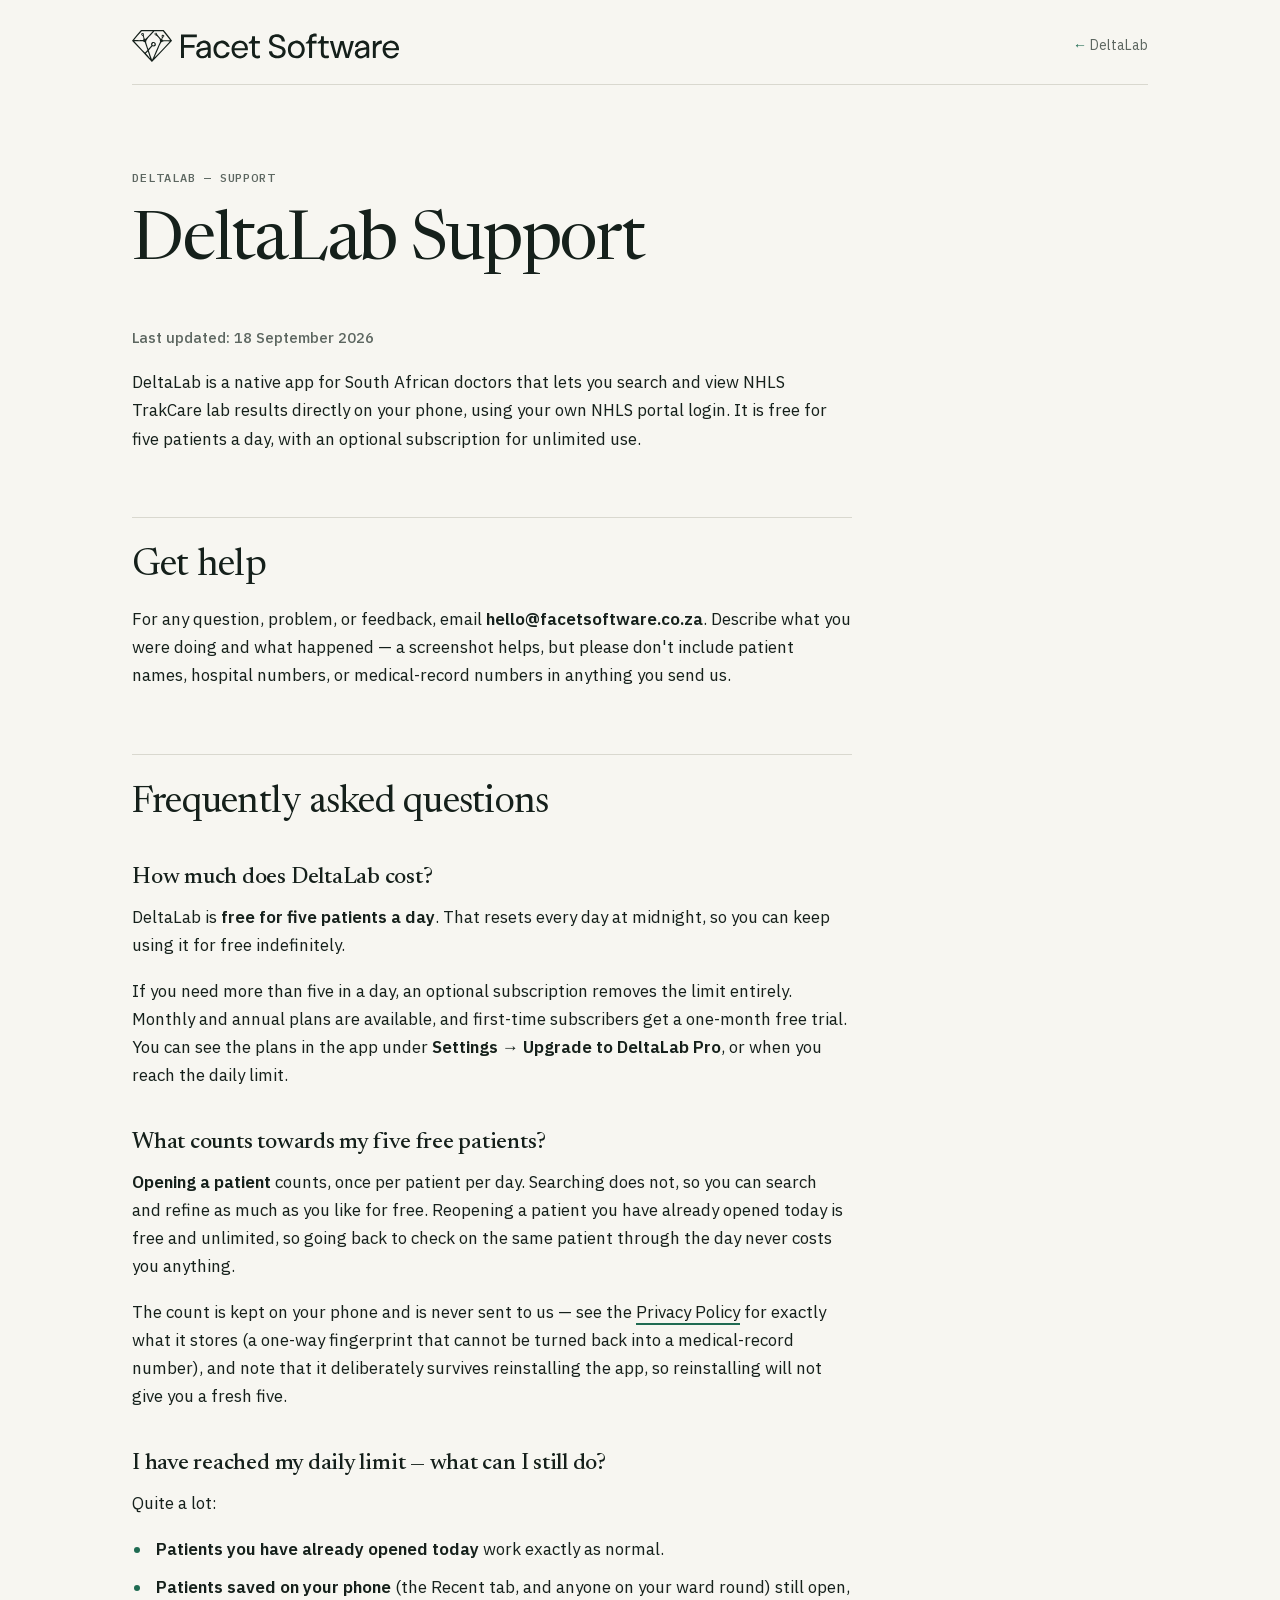
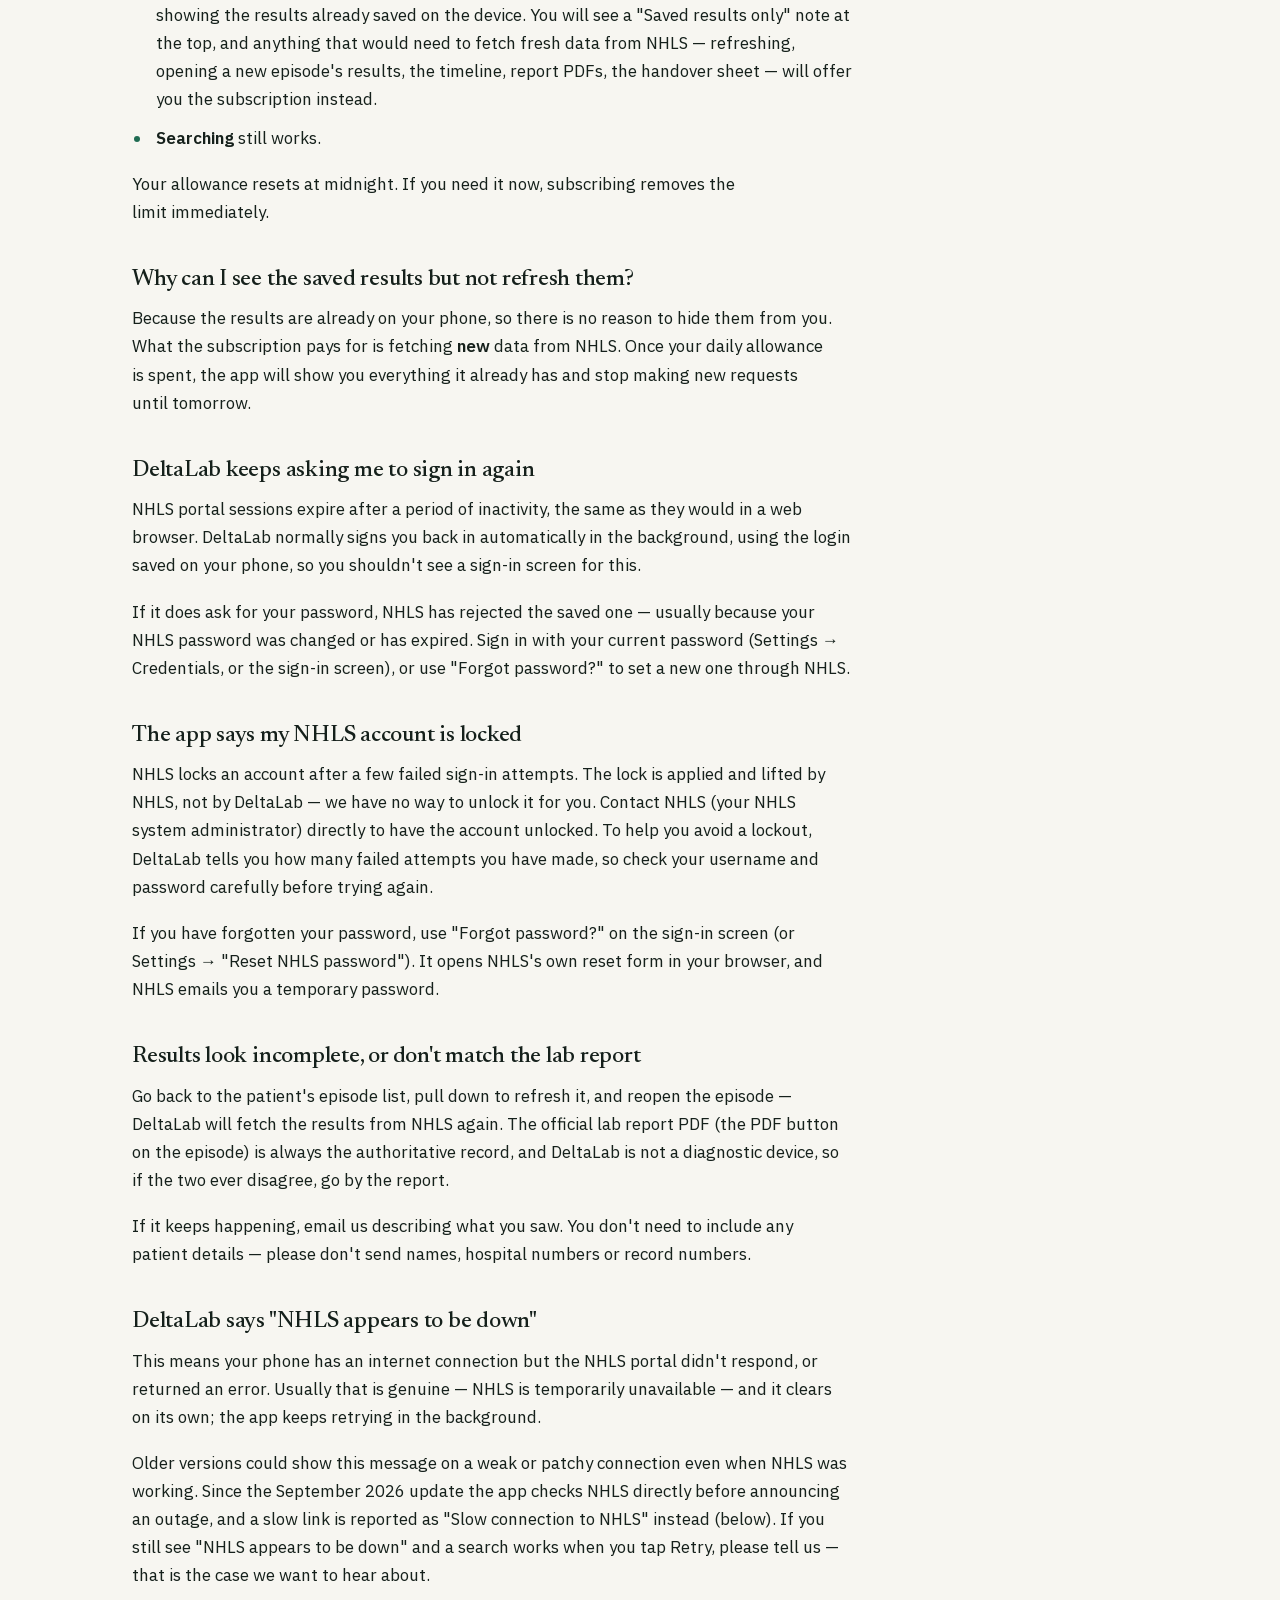
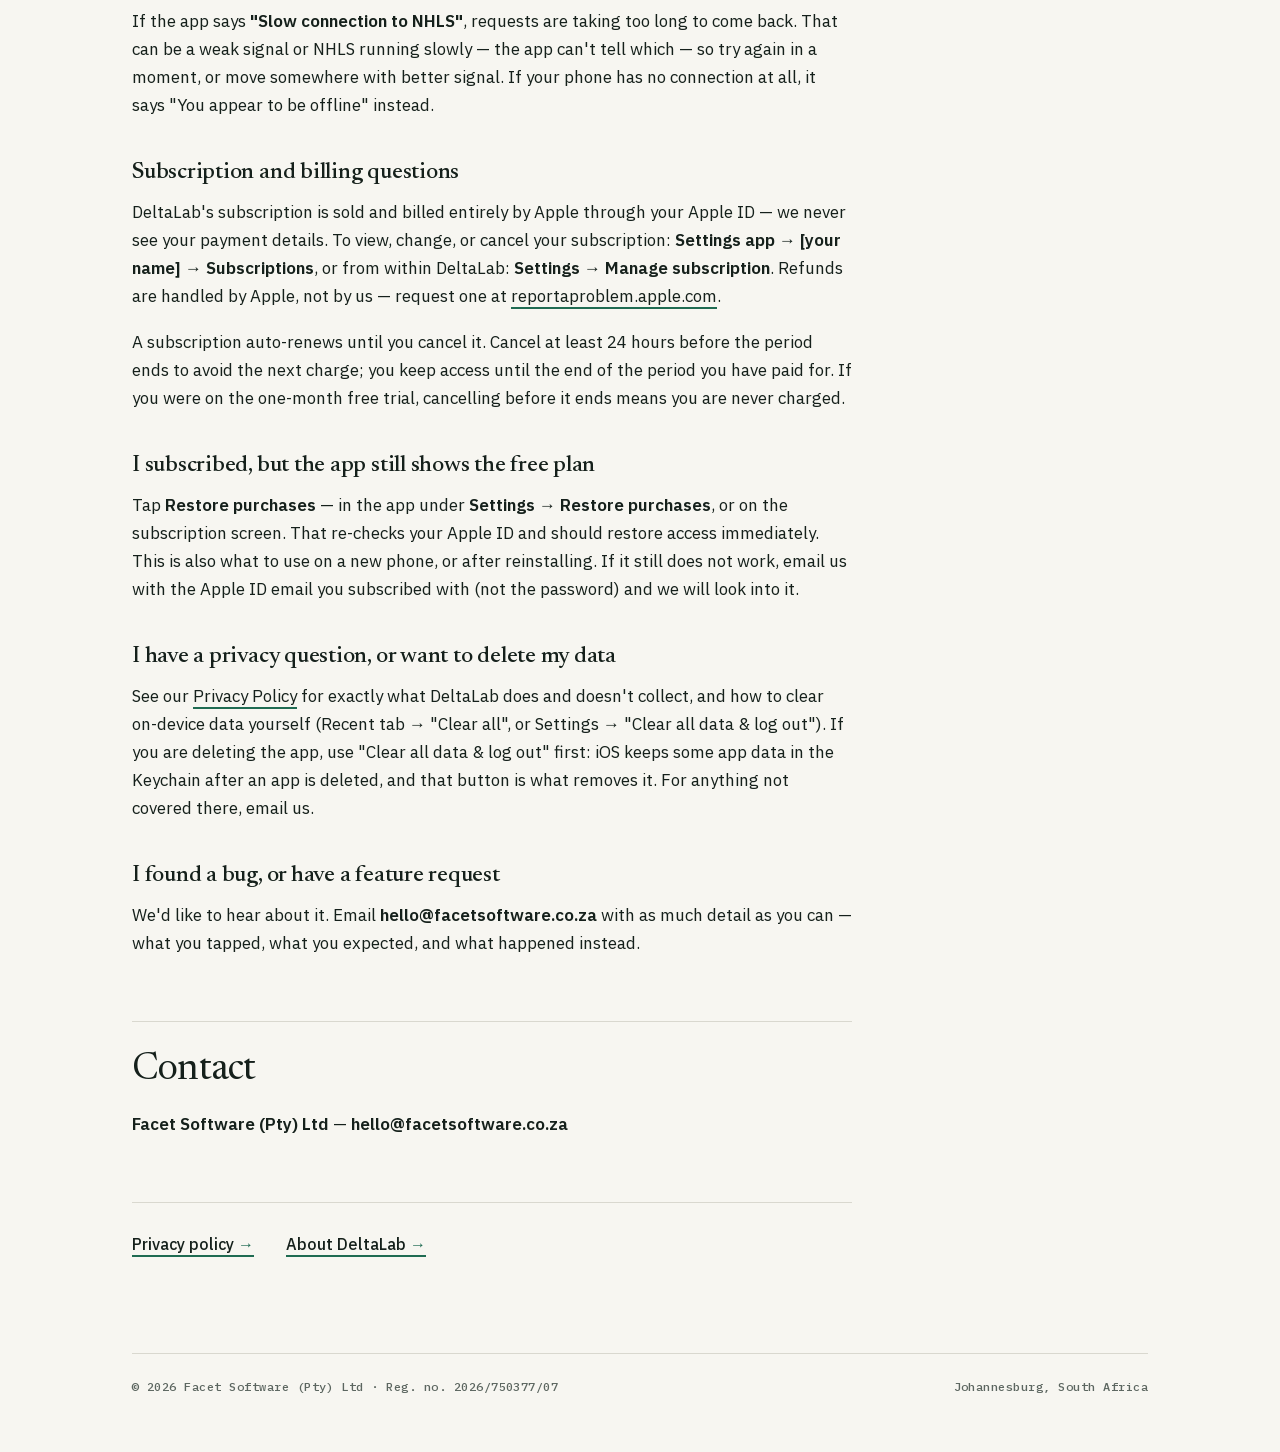
<file: deltalab/support/index.html>
<!doctype html>
<!-- GENERATED by scripts/build-legal.mjs from the Lab repo's docs/privacy-policy/support/index.md — do not edit by hand. -->
<html lang="en">
<head>
  <meta charset="utf-8">
  <meta name="viewport" content="width=device-width, initial-scale=1">
  <title>DeltaLab Support — Facet Software</title>
  <meta name="description" content="Help, frequently asked questions and contact details for DeltaLab.">
  <link rel="canonical" href="https://facetsoftware.co.za/deltalab/support/">
  <meta property="og:title" content="DeltaLab Support">
  <meta property="og:description" content="Help, frequently asked questions and contact details for DeltaLab.">
  <meta property="og:url" content="https://facetsoftware.co.za/deltalab/support/">
  <meta property="og:type" content="article">
  <meta property="og:image" content="https://facetsoftware.co.za/img/og-deltalab.png">
  <meta property="og:image:width" content="1200">
  <meta property="og:image:height" content="630">
  <meta property="og:image:alt" content="DeltaLab for iPhone — NHLS lab results, faster. A results screen with high and low values flagged.">
  <meta property="og:site_name" content="Facet Software">
  <meta name="twitter:card" content="summary_large_image">
  <meta name="theme-color" content="#F7F6F1" media="(prefers-color-scheme: light)">
  <meta name="theme-color" content="#101512" media="(prefers-color-scheme: dark)">
  <link rel="icon" href="/favicon.svg" type="image/svg+xml">
  <link rel="apple-touch-icon" href="/apple-touch-icon.png">
  <link rel="preload" href="/fonts/newsreader-roman-var.woff2" as="font" type="font/woff2" crossorigin>
  <link rel="preload" href="/fonts/plex-sans-var.woff2" as="font" type="font/woff2" crossorigin>
  <link rel="stylesheet" href="/site.css">
</head>
<body>
  <div class="page">
    <header>
      <a class="wordmark" href="/"><img src="/img/facet-logo.svg" width="267" height="32" alt="Facet Software"></a>
      <nav class="keep" aria-label="Site">
        <a class="back" href="/deltalab/">DeltaLab</a>
      </nav>
    </header>

    <main>
      <article class="doc">
        <div class="mono">DeltaLab — Support</div>
        <h1>DeltaLab Support</h1>
        <div class="doc-body">
          <p><strong>Last updated: 18 September 2026</strong></p>
          <p>DeltaLab is a native app for South African doctors that lets you search and view NHLS TrakCare lab results directly on your phone, using your own NHLS portal login. It is free for five patients a day, with an optional subscription for unlimited use.</p>
          <h2 id="get-help">Get help</h2>
          <p>For any question, problem, or feedback, email <strong>hello@facetsoftware.co.za</strong>. Describe what you were doing and what happened — a screenshot helps, but please don't include patient names, hospital numbers, or medical-record numbers in anything you send us.</p>
          <h2 id="frequently-asked-questions">Frequently asked questions</h2>
          <h3 id="how-much-does-deltalab-cost">How much does DeltaLab cost?</h3>
          <p>DeltaLab is <strong>free for five patients a day</strong>. That resets every day at midnight, so you can keep using it for free indefinitely.</p>
          <p>If you need more than five in a day, an optional subscription removes the limit entirely. Monthly and annual plans are available, and first-time subscribers get a one-month free trial. You can see the plans in the app under <strong>Settings → Upgrade to DeltaLab Pro</strong>, or when you reach the daily limit.</p>
          <h3 id="what-counts-towards-my-five-free-patients">What counts towards my five free patients?</h3>
          <p><strong>Opening a patient</strong> counts, once per patient per day. Searching does not, so you can search and refine as much as you like for free. Reopening a patient you have already opened today is free and unlimited, so going back to check on the same patient through the day never costs you anything.</p>
          <p>The count is kept on your phone and is never sent to us — see the <a href="https://facetsoftware.co.za/deltalab/privacy/">Privacy Policy</a> for exactly what it stores (a one-way fingerprint that cannot be turned back into a medical-record number), and note that it deliberately survives reinstalling the app, so reinstalling will not give you a fresh five.</p>
          <h3 id="i-have-reached-my-daily-limit-what-can-i-still-do">I have reached my daily limit — what can I still do?</h3>
          <p>Quite a lot:</p>
          <ul>
            <li><strong>Patients you have already opened today</strong> work exactly as normal.</li>
            <li><strong>Patients saved on your phone</strong> (the Recent tab, and anyone on your ward round) still open, showing the results already saved on the device. You will see a &quot;Saved results only&quot; note at the top, and anything that would need to fetch fresh data from NHLS — refreshing, opening a new episode's results, the timeline, report PDFs, the handover sheet — will offer you the subscription instead.</li>
            <li><strong>Searching</strong> still works.</li>
          </ul>
          <p>Your allowance resets at midnight. If you need it now, subscribing removes the limit immediately.</p>
          <h3 id="why-can-i-see-the-saved-results-but-not-refresh-them">Why can I see the saved results but not refresh them?</h3>
          <p>Because the results are already on your phone, so there is no reason to hide them from you. What the subscription pays for is fetching <strong>new</strong> data from NHLS. Once your daily allowance is spent, the app will show you everything it already has and stop making new requests until tomorrow.</p>
          <h3 id="deltalab-keeps-asking-me-to-sign-in-again">DeltaLab keeps asking me to sign in again</h3>
          <p>NHLS portal sessions expire after a period of inactivity, the same as they would in a web browser. DeltaLab normally signs you back in automatically in the background, using the login saved on your phone, so you shouldn't see a sign-in screen for this.</p>
          <p>If it does ask for your password, NHLS has rejected the saved one — usually because your NHLS password was changed or has expired. Sign in with your current password (Settings → Credentials, or the sign-in screen), or use &quot;Forgot password?&quot; to set a new one through NHLS.</p>
          <h3 id="the-app-says-my-nhls-account-is-locked">The app says my NHLS account is locked</h3>
          <p>NHLS locks an account after a few failed sign-in attempts. The lock is applied and lifted by NHLS, not by DeltaLab — we have no way to unlock it for you. Contact NHLS (your NHLS system administrator) directly to have the account unlocked. To help you avoid a lockout, DeltaLab tells you how many failed attempts you have made, so check your username and password carefully before trying again.</p>
          <p>If you have forgotten your password, use &quot;Forgot password?&quot; on the sign-in screen (or Settings → &quot;Reset NHLS password&quot;). It opens NHLS's own reset form in your browser, and NHLS emails you a temporary password.</p>
          <h3 id="results-look-incomplete-or-don-t-match-the-lab-report">Results look incomplete, or don't match the lab report</h3>
          <p>Go back to the patient's episode list, pull down to refresh it, and reopen the episode — DeltaLab will fetch the results from NHLS again. The official lab report PDF (the PDF button on the episode) is always the authoritative record, and DeltaLab is not a diagnostic device, so if the two ever disagree, go by the report.</p>
          <p>If it keeps happening, email us describing what you saw. You don't need to include any patient details — please don't send names, hospital numbers or record numbers.</p>
          <h3 id="deltalab-says-nhls-appears-to-be-down">DeltaLab says &quot;NHLS appears to be down&quot;</h3>
          <p>This means your phone has an internet connection but the NHLS portal didn't respond, or returned an error. Usually that is genuine — NHLS is temporarily unavailable — and it clears on its own; the app keeps retrying in the background.</p>
          <p>Older versions could show this message on a weak or patchy connection even when NHLS was working. Since the September 2026 update the app checks NHLS directly before announcing an outage, and a slow link is reported as &quot;Slow connection to NHLS&quot; instead (below). If you still see &quot;NHLS appears to be down&quot; and a search works when you tap Retry, please tell us — that is the case we want to hear about.</p>
          <p>If the app says <strong>&quot;Slow connection to NHLS&quot;</strong>, requests are taking too long to come back. That can be a weak signal or NHLS running slowly — the app can't tell which — so try again in a moment, or move somewhere with better signal. If your phone has no connection at all, it says &quot;You appear to be offline&quot; instead.</p>
          <h3 id="subscription-and-billing-questions">Subscription and billing questions</h3>
          <p>DeltaLab's subscription is sold and billed entirely by Apple through your Apple ID — we never see your payment details. To view, change, or cancel your subscription: <strong>Settings app → [your name] → Subscriptions</strong>, or from within DeltaLab: <strong>Settings → Manage subscription</strong>. Refunds are handled by Apple, not by us — request one at <a href="https://reportaproblem.apple.com" rel="noopener">reportaproblem.apple.com</a>.</p>
          <p>A subscription auto-renews until you cancel it. Cancel at least 24 hours before the period ends to avoid the next charge; you keep access until the end of the period you have paid for. If you were on the one-month free trial, cancelling before it ends means you are never charged.</p>
          <h3 id="i-subscribed-but-the-app-still-shows-the-free-plan">I subscribed, but the app still shows the free plan</h3>
          <p>Tap <strong>Restore purchases</strong> — in the app under <strong>Settings → Restore purchases</strong>, or on the subscription screen. That re-checks your Apple ID and should restore access immediately. This is also what to use on a new phone, or after reinstalling. If it still does not work, email us with the Apple ID email you subscribed with (not the password) and we will look into it.</p>
          <h3 id="i-have-a-privacy-question-or-want-to-delete-my-data">I have a privacy question, or want to delete my data</h3>
          <p>See our <a href="https://facetsoftware.co.za/deltalab/privacy/">Privacy Policy</a> for exactly what DeltaLab does and doesn't collect, and how to clear on-device data yourself (Recent tab → &quot;Clear all&quot;, or Settings → &quot;Clear all data &amp; log out&quot;). If you are deleting the app, use &quot;Clear all data &amp; log out&quot; first: iOS keeps some app data in the Keychain after an app is deleted, and that button is what removes it. For anything not covered there, email us.</p>
          <h3 id="i-found-a-bug-or-have-a-feature-request">I found a bug, or have a feature request</h3>
          <p>We'd like to hear about it. Email <strong>hello@facetsoftware.co.za</strong> with as much detail as you can — what you tapped, what you expected, and what happened instead.</p>
          <h2 id="contact">Contact</h2>
          <p><strong>Facet Software (Pty) Ltd</strong> — <strong>hello@facetsoftware.co.za</strong></p>
        </div>
        <div class="textlinks">
          <a class="arrow" href="/deltalab/privacy/">Privacy policy</a>
          <a class="arrow" href="/deltalab/">About DeltaLab</a>
        </div>
      </article>
    </main>

    <footer>
      <span class="mono">© 2026 Facet Software (Pty) Ltd · Reg. no. 2026/750377/07</span>
      <span class="mono">Johannesburg, South Africa</span>
    </footer>
  </div>
</body>
</html>
</file>
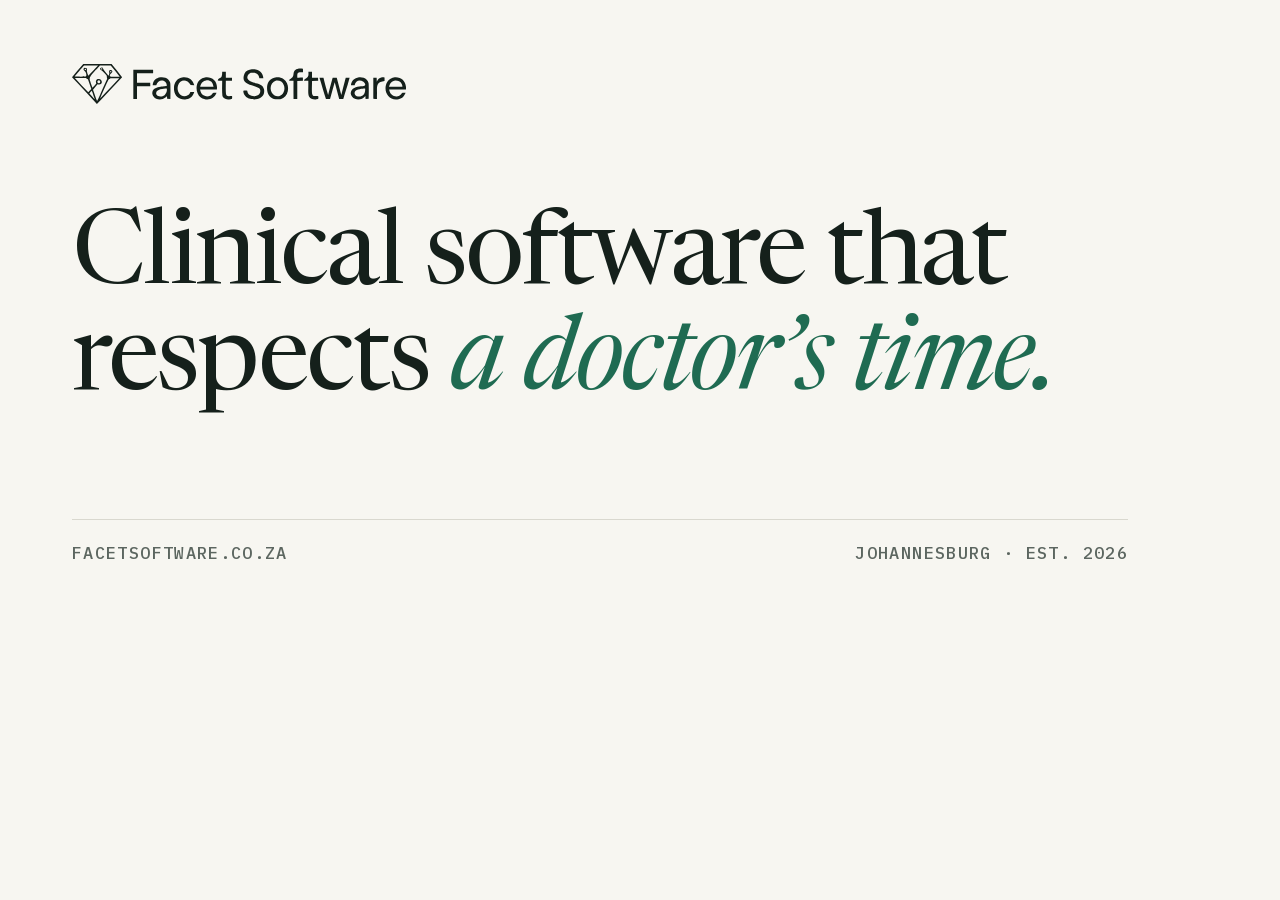
<file: scripts/og/company.html>
<!doctype html><html><head><meta charset="utf-8"><link rel="stylesheet" href="card.css">
<style>h1 { font-size: 104px; max-width: 1000px; }</style></head>
<body><div class="pad">
  <img class="logo" src="../../img/facet-logo.svg" alt="">
  <h1>Clinical software that respects <em>a doctor’s time.</em></h1>
  <div class="foot"><span class="mono">facetsoftware.co.za</span><span class="mono">Johannesburg · Est. 2026</span></div>
</div></body></html>
</file>
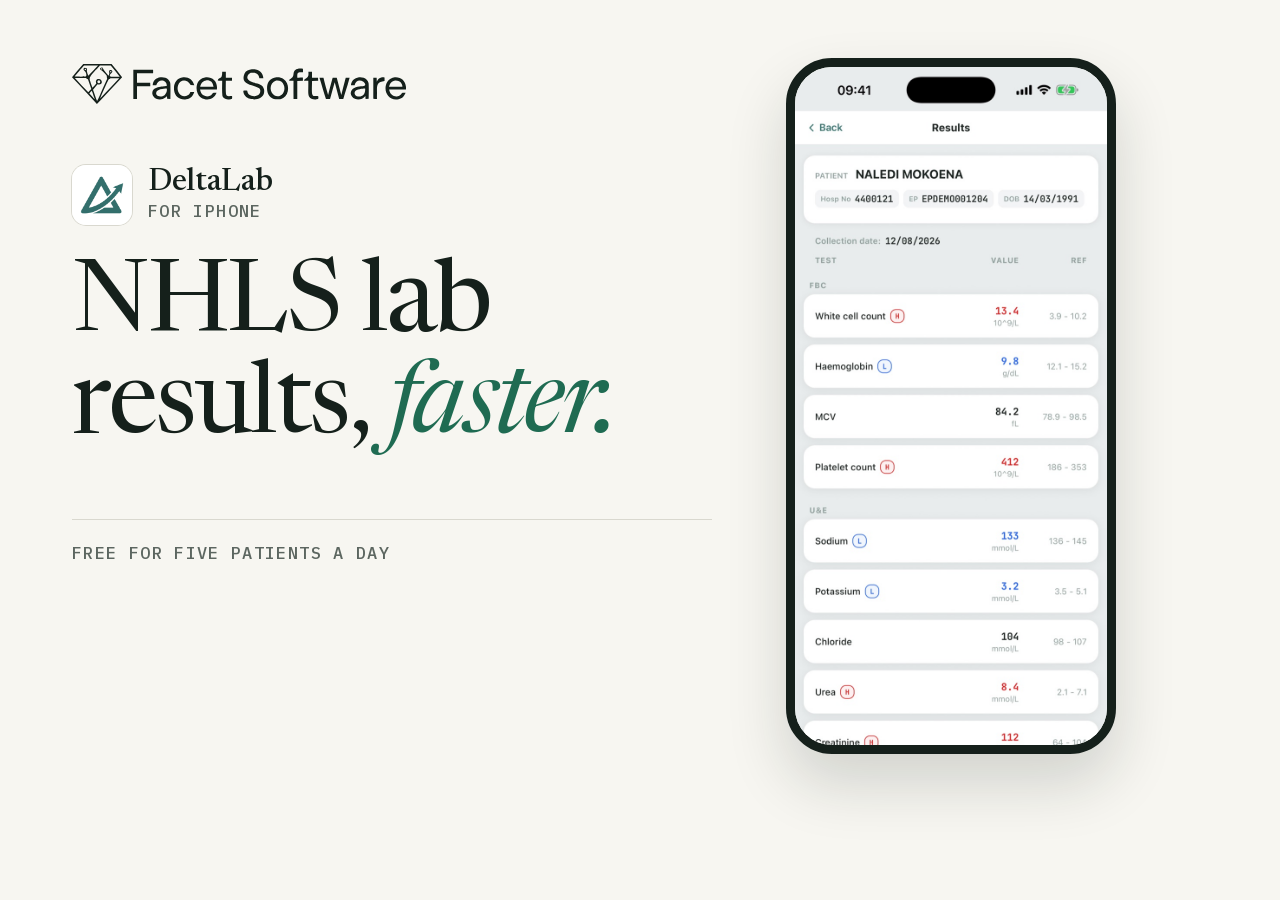
<file: scripts/og/deltalab.html>
<!doctype html><html><head><meta charset="utf-8"><link rel="stylesheet" href="card.css">
<style>
  h1 { font-size: 100px; }
  .left { max-width: 640px; }
  .app { display: flex; align-items: center; gap: 16px; margin-bottom: 30px; }
  .app img { width: 60px; height: 60px; border-radius: 14px; box-shadow: 0 0 0 1px #D9D8CF; }
  .app strong { font-family: "Newsreader", serif; font-weight: 500; font-size: 32px; letter-spacing: -.01em; display: block; line-height: 1.1; }
  .phone { position: absolute; right: 84px; top: 58px; width: 330px; border-radius: 46px; border: 9px solid #15201B; background: #E8EBEA; display: block; box-shadow: 0 30px 60px rgba(21, 32, 27, .16); }
  .foot { width: 640px; }
</style></head>
<body>
  <img class="phone" src="../../img/deltalab-results.jpg" alt="">
  <div class="pad">
    <img class="logo" src="../../img/facet-logo.svg" alt="">
    <div class="left">
      <div class="app"><img src="../../img/deltalab-icon.png" alt=""><div><strong>DeltaLab</strong><span class="mono">For iPhone</span></div></div>
      <h1>NHLS lab results, <em>faster.</em></h1>
    </div>
    <div class="foot"><span class="mono">Free for five patients a day</span></div>
  </div>
</body></html>
</file>
<file: site.css>
/* Facet Software — shared stylesheet for the company page and product pages. */

/* Self-hosted (latin subset, SIL OFL 1.1 — licences in /fonts/). No third-party requests. */
@font-face { font-family: "Newsreader"; font-style: normal; font-weight: 300 600; font-display: swap; src: url(/fonts/newsreader-roman-var.woff2) format("woff2"); }
@font-face { font-family: "Newsreader"; font-style: italic; font-weight: 300 600; font-display: swap; src: url(/fonts/newsreader-italic-var.woff2) format("woff2"); }
@font-face { font-family: "IBM Plex Sans"; font-style: normal; font-weight: 400 600; font-display: swap; src: url(/fonts/plex-sans-var.woff2) format("woff2"); }
@font-face { font-family: "IBM Plex Mono"; font-style: normal; font-weight: 400; font-display: swap; src: url(/fonts/plex-mono-400.woff2) format("woff2"); }
@font-face { font-family: "IBM Plex Mono"; font-style: normal; font-weight: 500; font-display: swap; src: url(/fonts/plex-mono-500.woff2) format("woff2"); }

:root {
  --paper: #F7F6F1;
  --ink: #15201B;
  --muted: #5C6660;
  --rule: #D9D8CF;
  --accent: #1F6B52;
  --serif: "Newsreader", Georgia, "Times New Roman", serif;
  --sans: "IBM Plex Sans", -apple-system, BlinkMacSystemFont, "Segoe UI", sans-serif;
  --mono: "IBM Plex Mono", ui-monospace, SFMono-Regular, Menlo, monospace;
}
@media (prefers-color-scheme: dark) {
  :root {
    --paper: #101512;
    --ink: #ECEAE2;
    --muted: #9BA39D;
    --rule: #2A322D;
    --accent: #7FD1B0;
  }
}

* { box-sizing: border-box; }
html { -webkit-text-size-adjust: 100%; scroll-behavior: smooth; }
@media (prefers-reduced-motion: reduce) { html { scroll-behavior: auto; } }
body {
  margin: 0;
  background: var(--paper);
  color: var(--ink);
  font: 17px/1.65 var(--sans);
  -webkit-font-smoothing: antialiased;
}
.page { max-width: 1080px; margin: 0 auto; padding: 0 32px; }
.mono { font: 500 12px/1.5 var(--mono); letter-spacing: .08em; text-transform: uppercase; color: var(--muted); }
a { color: inherit; text-decoration-color: var(--accent); text-decoration-thickness: 1.5px; text-underline-offset: 5px; }
a:hover { color: var(--accent); }
a:focus-visible { outline: 2px solid var(--accent); outline-offset: 4px; }
.arrow::after { content: " →"; color: var(--accent); }
.back::before { content: "← "; color: var(--accent); }

/* Header */
header { display: flex; justify-content: space-between; align-items: center; padding: 30px 0 22px; border-bottom: 1px solid var(--rule); }
.wordmark { display: block; line-height: 0; }
.wordmark img { display: block; height: 32px; width: auto; }
nav { display: flex; gap: 28px; font-size: 14px; }
nav a { text-decoration: none; color: var(--muted); }

/* Hero */
.hero { padding: 132px 0 104px; }
h1 {
  margin: 0;
  font-family: var(--serif);
  font-weight: 400;
  font-size: clamp(44px, 7.4vw, 94px);
  line-height: 1.01;
  letter-spacing: -.025em;
  max-width: 11.5em;
  text-wrap: balance;
}
h1 em { font-style: italic; color: var(--accent); }
.hero-foot { display: grid; grid-template-columns: 220px 1fr; gap: 40px; margin-top: 64px; align-items: start; }
.lede { margin: 0; font-size: 20px; line-height: 1.55; max-width: 34em; text-wrap: pretty; }

/* Label | content rows */
.row { display: grid; grid-template-columns: 220px 1fr; gap: 40px; border-top: 1px solid var(--rule); padding: 36px 0 84px; }
.row > .mono { padding-top: 6px; }
h2 { margin: 0 0 20px; font-family: var(--serif); font-weight: 400; font-size: clamp(36px, 4.6vw, 56px); line-height: 1.02; letter-spacing: -.02em; text-wrap: balance; }
h2 sup { font: 500 11px/1 var(--mono); letter-spacing: .08em; text-transform: uppercase; color: var(--accent); vertical-align: top; margin-left: 10px; position: relative; top: 10px; }
.prose p { margin: 0 0 18px; max-width: 36em; text-wrap: pretty; }
.prose p.big { font-size: 20px; line-height: 1.55; }
.prose p.small { font-size: 15px; color: var(--muted); }
.textlinks { display: flex; flex-wrap: wrap; gap: 12px 32px; margin-top: 30px; font-weight: 500; font-size: 16px; }

/* Numbered principles */
ol.principles { list-style: none; margin: 0; padding: 0; }
ol.principles li { display: grid; grid-template-columns: 56px minmax(0, 1fr) minmax(0, 1.15fr); gap: 24px; padding: 26px 0; border-top: 1px solid var(--rule); align-items: baseline; }
ol.principles li:first-child { border-top: 0; padding-top: 0; }
ol.principles .n { font-family: var(--serif); font-style: italic; font-size: 26px; color: var(--accent); }
ol.principles strong { font-family: var(--serif); font-weight: 400; font-size: 27px; line-height: 1.15; letter-spacing: -.01em; }
ol.principles .d { color: var(--muted); font-size: 16px; }

/* Company particulars */
dl.facts { margin: 0; max-width: 640px; }
dl.facts div { display: grid; grid-template-columns: 200px 1fr; gap: 24px; padding: 14px 0; border-top: 1px solid var(--rule); }
dl.facts div:first-child { border-top: 0; padding-top: 4px; }
dl.facts dt { color: var(--muted); font-size: 15px; }
dl.facts dd { margin: 0; }
dl.facts dd.num { font-family: var(--mono); font-size: 15.5px; }

.email { font-family: var(--serif); font-size: clamp(28px, 4.2vw, 46px); letter-spacing: -.015em; text-decoration-thickness: 1px; overflow-wrap: anywhere; }
.contact p { margin: 14px 0 0; color: var(--muted); font-size: 16px; }

footer { border-top: 1px solid var(--rule); padding: 24px 0 56px; display: flex; justify-content: space-between; gap: 12px 24px; flex-wrap: wrap; }
footer .mono { letter-spacing: .04em; text-transform: none; }

/* ── Product page ─────────────────────────────────────────── */
.product-hero { display: grid; grid-template-columns: minmax(0, 1.2fr) minmax(0, .8fr); gap: 56px; align-items: center; padding: 84px 0 96px; }
.product-hero h1 { font-size: clamp(44px, 6.4vw, 84px); }
.appline { display: flex; align-items: center; gap: 14px; margin-bottom: 36px; }
.appline img { width: 52px; height: 52px; border-radius: 12px; display: block; box-shadow: 0 0 0 1px var(--rule); }
.appline strong { display: block; font-family: var(--serif); font-weight: 500; font-size: 24px; line-height: 1.1; letter-spacing: -.01em; }
.product-hero .lede { margin-top: 32px; }
.status { display: inline-block; margin-top: 32px; padding-top: 14px; border-top: 1px solid var(--rule); }

.device { margin: 0; justify-self: center; width: min(100%, 310px); }
.device img { display: block; width: 100%; height: auto; border-radius: 38px; border: 7px solid var(--ink); background: #E8EBEA; }
@media (prefers-color-scheme: dark) { .device img { border-color: #2F3934; } }
.shots { display: grid; grid-template-columns: repeat(3, minmax(0, 1fr)); gap: 28px; margin-top: 44px; max-width: 760px; }
.shots .device { width: 100%; }
.shots .device img { border-radius: 28px; border-width: 5px; }
figcaption { margin-top: 14px; font-size: 14px; line-height: 1.45; color: var(--muted); }
.fine { margin: 22px 0 0; font-size: 13.5px; color: var(--muted); }

ul.features { list-style: none; margin: 0; padding: 0; columns: 2; column-gap: 48px; }
ul.features li { break-inside: avoid; padding: 15px 0; border-top: 1px solid var(--rule); font-size: 16.5px; line-height: 1.45; }

@media (max-width: 760px) {
  .page { padding: 0 20px; }
  nav { display: none; }
  nav.keep { display: flex; }
  .wordmark img { height: 27px; }
  .hero { padding: 72px 0 64px; }
  .hero-foot, .row { grid-template-columns: 1fr; gap: 16px; }
  .hero-foot { margin-top: 40px; }
  .row { padding: 28px 0 56px; }
  ol.principles li { grid-template-columns: 36px 1fr; }
  ol.principles .d { grid-column: 2; }
  dl.facts div { grid-template-columns: 1fr; gap: 2px; }
  .product-hero { grid-template-columns: 1fr; gap: 48px; padding: 56px 0 64px; }
  .device { width: min(78%, 300px); }
  .shots { grid-template-columns: repeat(3, 72%); overflow-x: auto; gap: 16px; margin-right: -20px; padding-right: 20px; scroll-snap-type: x mandatory; }
  .shots .device { scroll-snap-align: start; }
  ul.features { columns: 1; }
}

/* ── Long-form documents (privacy policy, support) ────────── */
.doc { padding: 84px 0 96px; max-width: 720px; }
.doc h1 { font-size: clamp(40px, 5.6vw, 68px); margin-top: 22px; }
.doc-body { margin-top: 48px; }
.doc-body p, .doc-body ul { margin: 0 0 18px; text-wrap: pretty; }
.doc-body > p:first-child { color: var(--muted); font-size: 15px; }
.doc-body > p:first-child strong { font-weight: 500; }
.doc-body h2 { margin: 64px 0 18px; padding-top: 28px; border-top: 1px solid var(--rule); font-size: clamp(28px, 3.4vw, 38px); line-height: 1.1; }
.doc-body h3 { margin: 40px 0 10px; font-family: var(--serif); font-weight: 500; font-size: 23px; line-height: 1.25; letter-spacing: -.01em; }
.doc-body ul { padding-left: 1.15em; }
.doc-body li { margin-bottom: 10px; padding-left: 4px; }
.doc-body li::marker { color: var(--accent); }
.doc-body strong { font-weight: 600; }
.doc-body code { font-family: var(--mono); font-size: .88em; }
.doc-body a { overflow-wrap: anywhere; }
.doc .textlinks { margin-top: 64px; padding-top: 28px; border-top: 1px solid var(--rule); }
@media (max-width: 760px) { .doc { padding: 48px 0 64px; } }
</file>
<file: scripts/og/card.css>
/* 1200×630 link-preview cards. Rendered to /img/og-*.png by scripts/og/render.mjs. */
@font-face { font-family: "Newsreader"; font-style: normal; font-weight: 300 600; src: url(../../fonts/newsreader-roman-var.woff2) format("woff2"); }
@font-face { font-family: "Newsreader"; font-style: italic; font-weight: 300 600; src: url(../../fonts/newsreader-italic-var.woff2) format("woff2"); }
@font-face { font-family: "IBM Plex Sans"; font-weight: 400 600; src: url(../../fonts/plex-sans-var.woff2) format("woff2"); }
@font-face { font-family: "IBM Plex Mono"; font-weight: 500; src: url(../../fonts/plex-mono-500.woff2) format("woff2"); }
* { box-sizing: border-box; }
html, body { margin: 0; }
body { width: 1200px; height: 630px; overflow: hidden; background: #F7F6F1; color: #15201B; font-family: "IBM Plex Sans", sans-serif; -webkit-font-smoothing: antialiased; position: relative; }
.pad { position: absolute; inset: 0; padding: 64px 72px; display: flex; flex-direction: column; justify-content: space-between; }
.logo { height: 40px; width: auto; display: block; align-self: flex-start; }
h1 { margin: 0; font-family: "Newsreader", serif; font-weight: 400; letter-spacing: -.025em; line-height: 1.02; }
h1 em { font-style: italic; color: #1F6B52; }
.foot { display: flex; justify-content: space-between; align-items: end; border-top: 1px solid #D9D8CF; padding-top: 22px; }
.mono { font: 500 17px/1.4 "IBM Plex Mono", monospace; letter-spacing: .08em; text-transform: uppercase; color: #5C6660; }
.sub { font-size: 25px; line-height: 1.45; color: #15201B; max-width: 600px; margin: 26px 0 0; }
</file>
